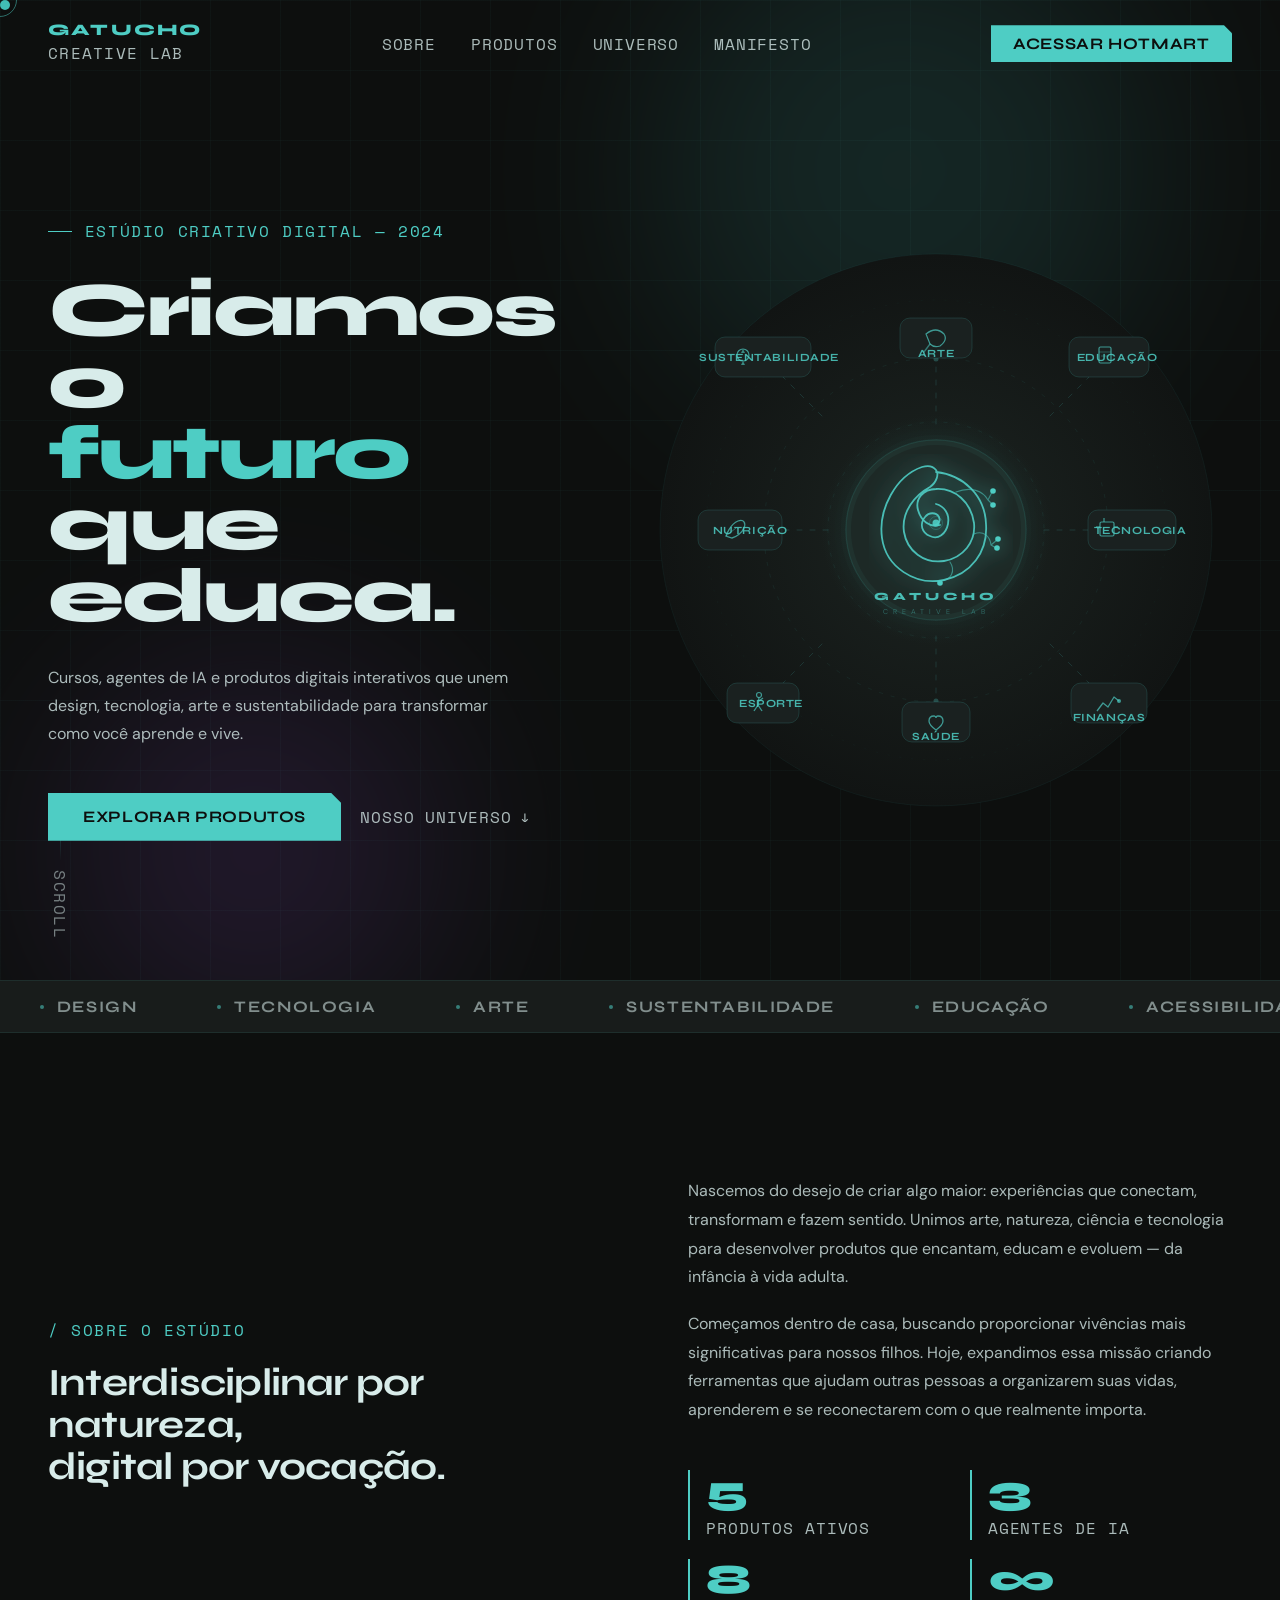
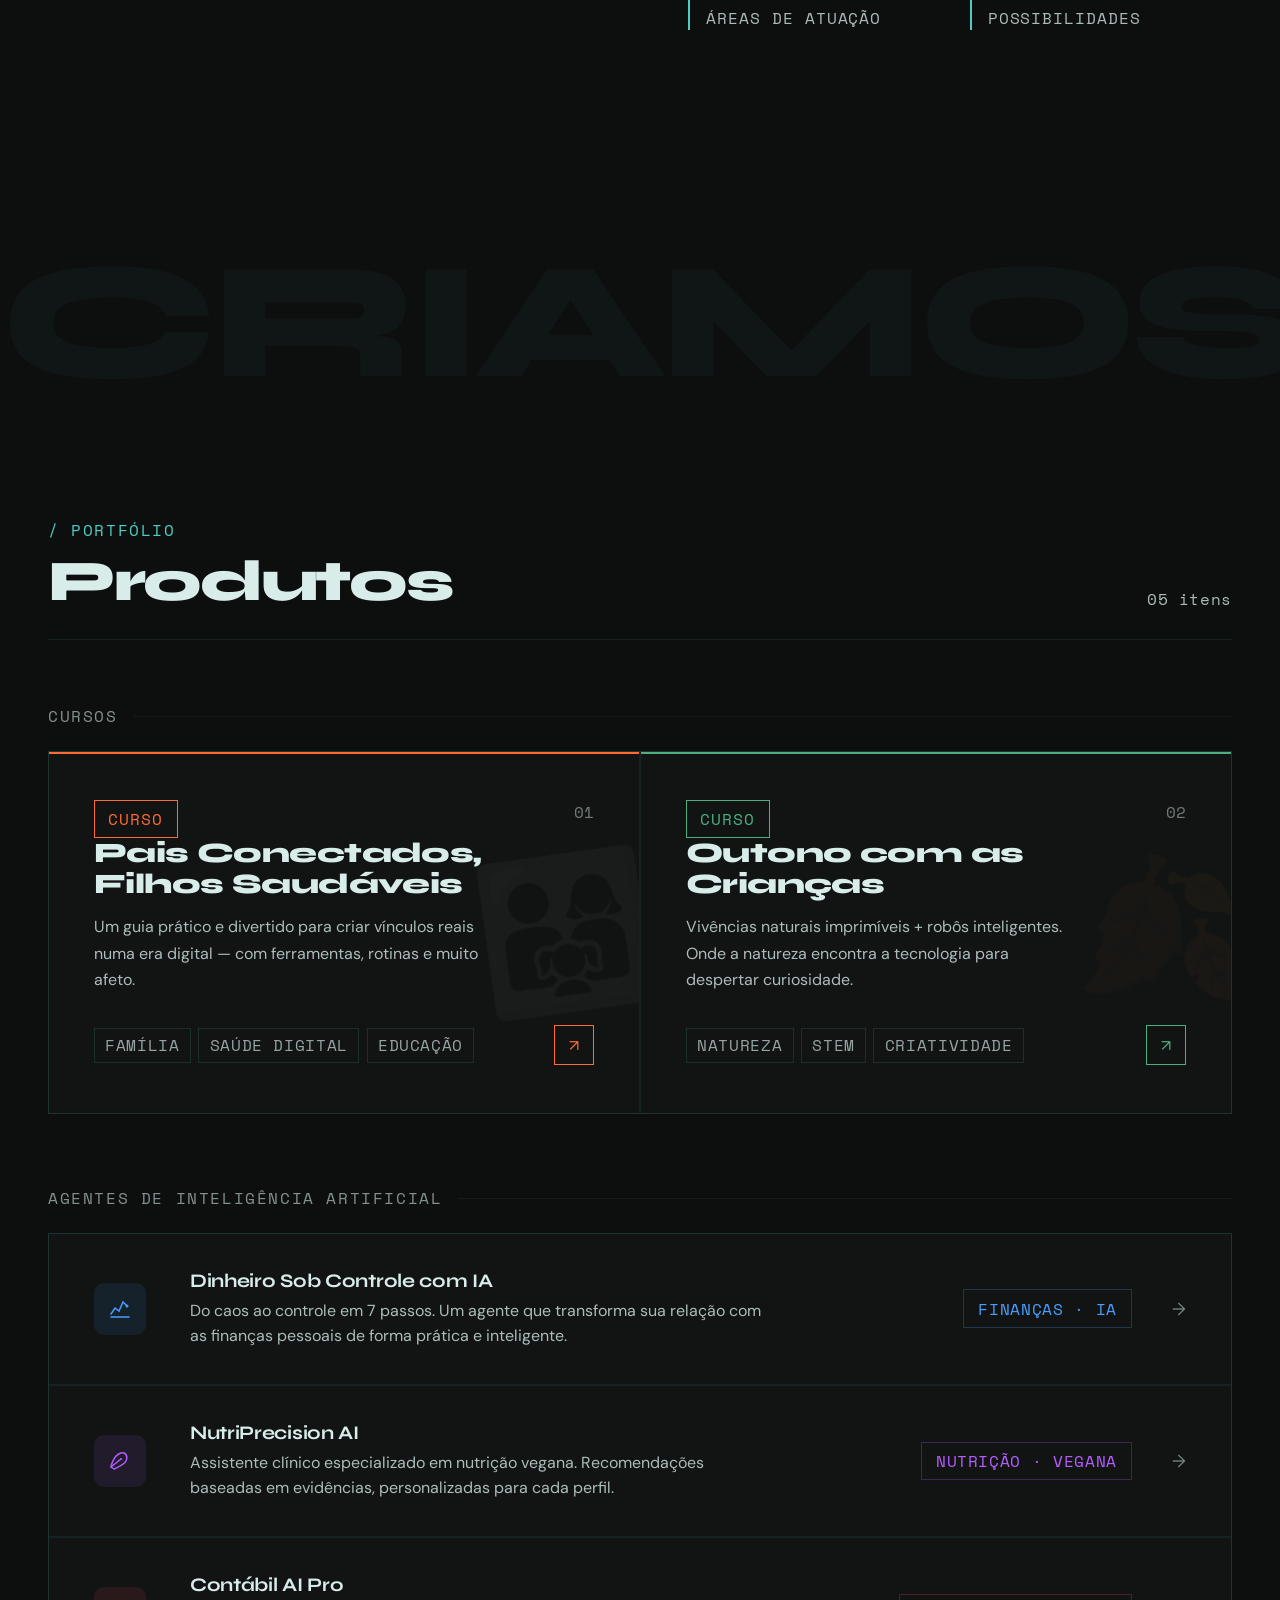
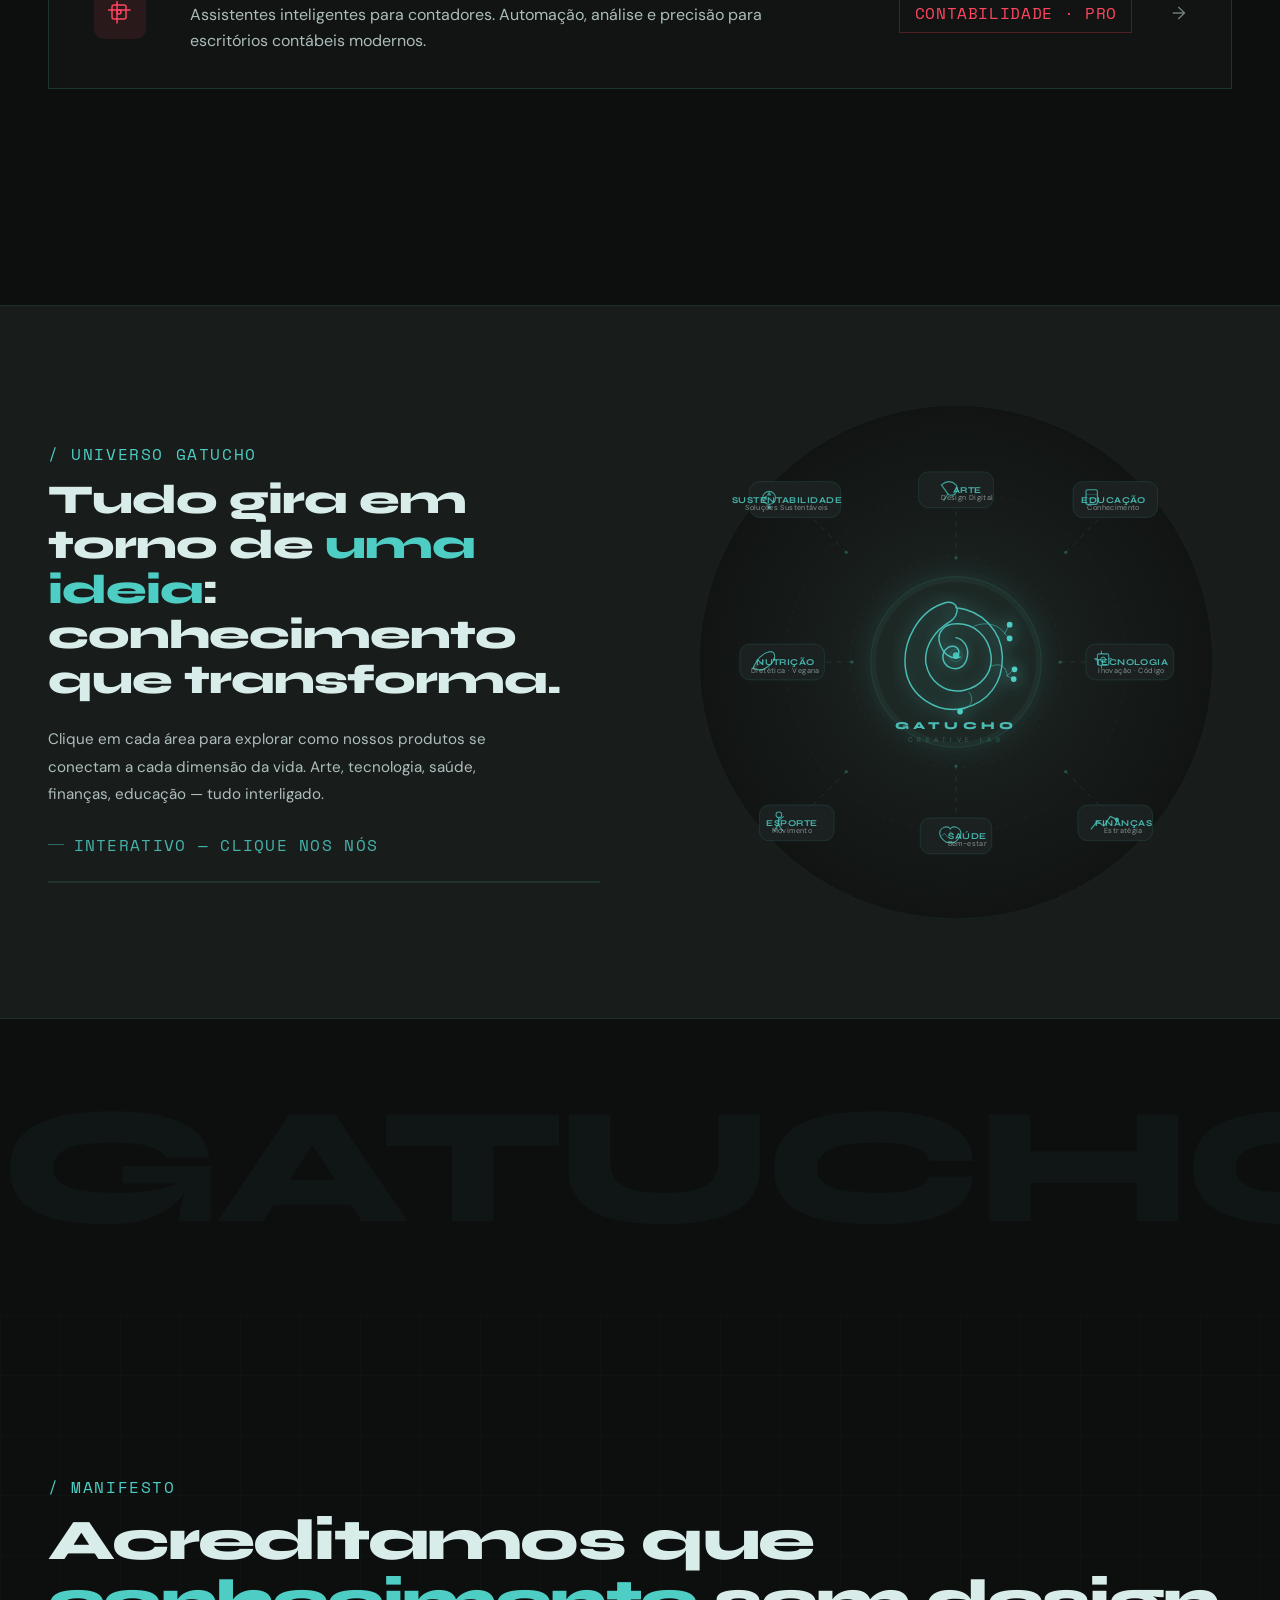
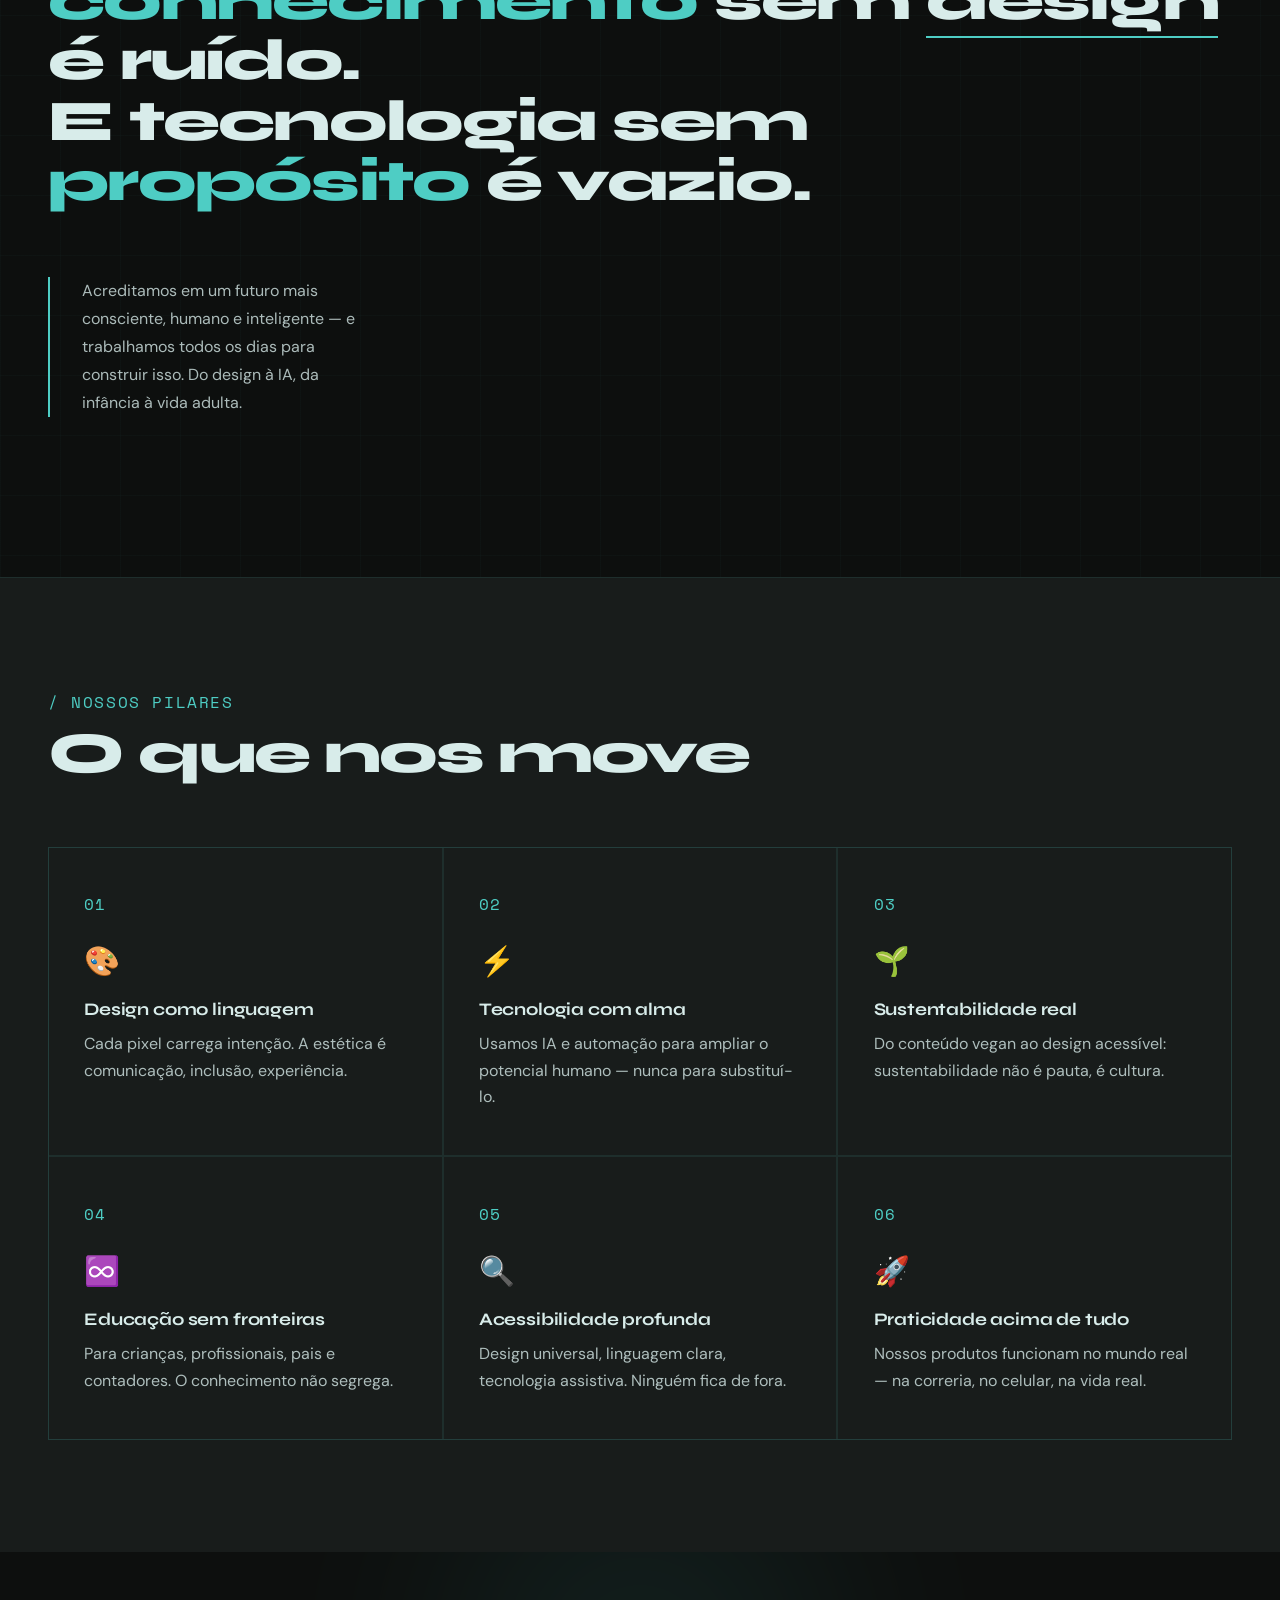
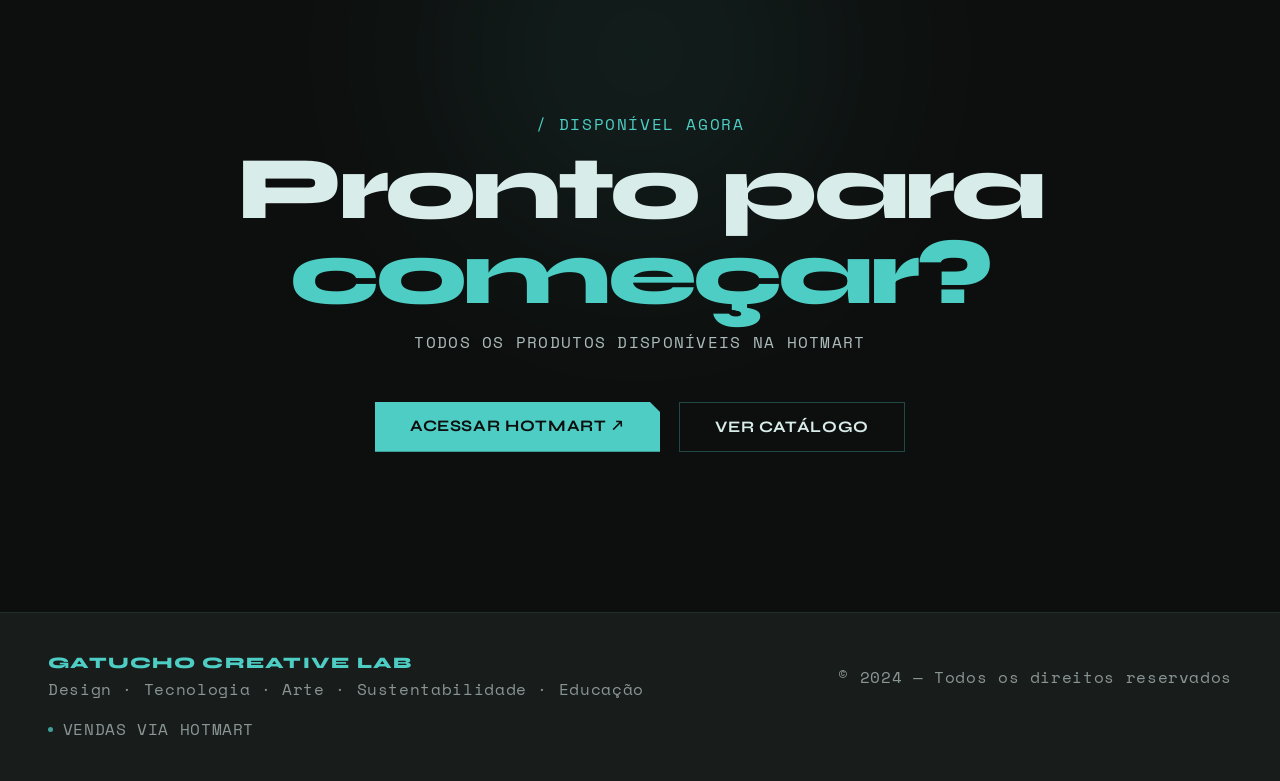
<file: index.html>
<!DOCTYPE html>
<html lang="pt-BR">
<head>
<meta charset="UTF-8">
<meta name="viewport" content="width=device-width, initial-scale=1.0">
<link rel="icon" type="image/svg+xml" href="favicon.svg">
<title>Gatucho Creative Lab — Design · Tecnologia · Educação</title>
<link href="https://fonts.googleapis.com/css2?family=Syne:wght@400;600;700;800&family=DM+Sans:ital,opsz,wght@0,9..40,300;0,9..40,400;0,9..40,500;1,9..40,300&family=Space+Mono:wght@400;700&display=swap" rel="stylesheet">
<link rel="stylesheet" href="style.css">
</head>
<body>

<!-- CURSOR -->
<div id="cur"></div>
<div id="cur-ring"></div>

<!-- NAV -->
<nav id="nav">
  <a href="#" class="nav-logo">
    <span class="nav-logo-name">Gatucho</span>
    <span class="nav-logo-sub">Creative Lab</span>
  </a>
  <ul class="nav-links">
    <li><a href="#sobre">Sobre</a></li>
    <li><a href="#produtos">Produtos</a></li>
    <li><a href="#universo">Universo</a></li>
    <li><a href="#manifesto">Manifesto</a></li>
  </ul>
  <a href="https://hotmart.com/pt-br/club/gatucho-estudio-criativo" target="_blank" class="nav-cta">Acessar Hotmart</a>
</nav>

<!-- ═══════════════════════════════════════ HERO ═══ -->
<section class="hero">
  <div class="hero-orb hero-orb-1"></div>
  <div class="hero-orb hero-orb-2"></div>

  <div class="hero-text">
    <p class="hero-eyebrow">Estúdio Criativo Digital — 2024</p>
    <h1 class="hero-h1">
      Criamos o<br>
      <em>futuro</em>
      que educa.
    </h1>
    <p class="hero-p">Cursos, agentes de IA e produtos digitais interativos que unem design, tecnologia, arte e sustentabilidade para transformar como você aprende e vive.</p>
    <div class="hero-actions">
      <a href="#produtos" class="btn-primary">Explorar Produtos</a>
      <a href="#universo" class="btn-ghost">Nosso Universo</a>
    </div>
  </div>

  <!-- HERO MINI ORBITAL -->
  <div class="hero-orbital-wrap">
    <svg viewBox="0 0 560 560" xmlns="http://www.w3.org/2000/svg" id="heroSvg">
      <defs>
        <filter id="hglow"><feGaussianBlur stdDeviation="10" result="b"/><feMerge><feMergeNode in="b"/><feMergeNode in="SourceGraphic"/></feMerge></filter>
        <filter id="hglow2"><feGaussianBlur stdDeviation="16" result="b"/><feMerge><feMergeNode in="b"/><feMergeNode in="SourceGraphic"/></feMerge></filter>
        <radialGradient id="hbg" cx="50%" cy="50%" r="50%">
          <stop offset="0%" stop-color="#1c2421"/>
          <stop offset="100%" stop-color="#111413"/>
        </radialGradient>
        <radialGradient id="hglow-r" cx="50%" cy="50%" r="50%">
          <stop offset="0%" stop-color="#4ECDC4" stop-opacity=".12"/>
          <stop offset="100%" stop-color="#4ECDC4" stop-opacity="0"/>
        </radialGradient>
      </defs>

      <circle cx="280" cy="280" r="276" fill="url(#hbg)" stroke="rgba(78,205,196,.06)" stroke-width="1"/>
      <circle cx="280" cy="280" r="108" class="o-ring o-ring-pulse"/>
      <circle cx="280" cy="280" r="172" class="o-ring o-ring-pulse2"/>
      <circle cx="280" cy="280" r="230" fill="none" stroke="rgba(78,205,196,.03)" stroke-width="1" stroke-dasharray="2 10"/>
      <circle cx="280" cy="280" r="116" fill="url(#hglow-r)"/>

      <!-- circuit lines hero — 8 nodes -->
      <line x1="280" y1="174" x2="280" y2="112" class="o-circ-line flow" id="hl0"/>
      <circle cx="280" cy="109" r="2.5" class="o-circ-dot o-blink" id="hd0"/>
      <line x1="394" y1="166" x2="440" y2="120" class="o-circ-line flow" id="hl1"/>
      <circle cx="442" cy="118" r="2.5" class="o-circ-dot o-blink" id="hd1" style="animation-delay:.4s"/>
      <line x1="388" y1="280" x2="450" y2="280" class="o-circ-line flow" id="hl2"/>
      <circle cx="453" cy="280" r="2.5" class="o-circ-dot o-blink" id="hd2" style="animation-delay:.8s"/>
      <line x1="394" y1="394" x2="440" y2="440" class="o-circ-line flow" id="hl3"/>
      <circle cx="442" cy="442" r="2.5" class="o-circ-dot o-blink" id="hd3" style="animation-delay:1.2s"/>
      <line x1="280" y1="386" x2="280" y2="448" class="o-circ-line flow" id="hl4"/>
      <circle cx="280" cy="451" r="2.5" class="o-circ-dot o-blink" id="hd4" style="animation-delay:1.6s"/>
      <line x1="166" y1="394" x2="120" y2="440" class="o-circ-line flow" id="hl5"/>
      <circle cx="118" cy="442" r="2.5" class="o-circ-dot o-blink" id="hd5" style="animation-delay:2s"/>
      <line x1="172" y1="280" x2="110" y2="280" class="o-circ-line flow" id="hl6"/>
      <circle cx="107" cy="280" r="2.5" class="o-circ-dot o-blink" id="hd6" style="animation-delay:2.4s"/>
      <line x1="166" y1="166" x2="120" y2="120" class="o-circ-line flow" id="hl7"/>
      <circle cx="118" cy="118" r="2.5" class="o-circ-dot o-blink" id="hd7" style="animation-delay:2.8s"/>

      <!-- 8 mini nodes on hero — clickable, link to orbital section -->
      <!-- Arte top -->
      <g class="node-g" data-id="0" id="hn0" transform="translate(280,88)" onclick="goOrbital(0)">
        <rect x="-36" y="-20" width="72" height="40" rx="10" class="node-pill"/>
        <!-- brush -->
        <path d="M-10,-4 Q0,-12 8,-4 Q12,2 4,8 Q-2,10 -6,6 Z" fill="none" stroke="#4ECDC4" stroke-width="1.2" opacity=".7"/>
        <line x1="-6" y1="6" x2="-12" y2="14" stroke="#4ECDC4" stroke-width="1.4" stroke-linecap="round" opacity=".5"/>
        <text x="0" y="19" class="node-lbl" font-size="7.5">Arte</text>
      </g>
      <!-- Educação top-right -->
      <g class="node-g" data-id="1" id="hn1" transform="translate(453,107)" onclick="goOrbital(1)">
        <rect x="-40" y="-20" width="80" height="40" rx="10" class="node-pill"/>
        <rect x="-10" y="-10" width="12" height="16" rx="1.5" fill="none" stroke="#4ECDC4" stroke-width="1.2" opacity=".7"/>
        <line x1="-10" y1="-5" x2="2" y2="-5" stroke="#4ECDC4" stroke-width=".8" opacity=".4"/>
        <line x1="-8" y1="-1" x2="0" y2="-1" stroke="#4ECDC4" stroke-width=".8" opacity=".4"/>
        <text x="8" y="4" class="node-lbl" font-size="7.5">Educação</text>
      </g>
      <!-- Tecnologia right -->
      <g class="node-g" data-id="2" id="hn2" transform="translate(476,280)" onclick="goOrbital(2)">
        <rect x="-44" y="-20" width="88" height="40" rx="10" class="node-pill"/>
        <rect x="-32" y="-8" width="14" height="14" rx="1.5" fill="none" stroke="#4ECDC4" stroke-width="1.2" opacity=".7"/>
        <line x1="-36" y1="-3" x2="-32" y2="-3" stroke="#4ECDC4" stroke-width="1.2" opacity=".7"/>
        <line x1="-18" y1="-3" x2="-14" y2="-3" stroke="#4ECDC4" stroke-width="1.2" opacity=".7"/>
        <line x1="-28" y1="-12" x2="-28" y2="-8" stroke="#4ECDC4" stroke-width="1.2" opacity=".7"/>
        <text x="8" y="4" class="node-lbl" font-size="7">Tecnologia</text>
      </g>
      <!-- Finanças bottom-right -->
      <g class="node-g" data-id="3" id="hn3" transform="translate(453,453)" onclick="goOrbital(3)">
        <rect x="-38" y="-20" width="76" height="40" rx="10" class="node-pill"/>
        <polyline points="-12,8 -6,0 -1,4 5,-6 10,-2" fill="none" stroke="#4ECDC4" stroke-width="1.3" stroke-linejoin="round" opacity=".7"/>
        <circle cx="10" cy="-2" r="2" fill="#4ECDC4" opacity=".7"/>
        <text x="0" y="18" class="node-lbl" font-size="7.5">Finanças</text>
      </g>
      <!-- Saúde bottom -->
      <g class="node-g" data-id="4" id="hn4" transform="translate(280,472)" onclick="goOrbital(4)">
        <rect x="-34" y="-20" width="68" height="40" rx="10" class="node-pill"/>
        <path d="M0,8 C0,8 -7,3 -7,-1 C-7,-4 -5,-6 -2,-6 C-1,-6 0,-5 0,-4 C0,-5 1,-6 2,-6 C5,-6 7,-4 7,-1 C7,3 0,8 0,8Z" fill="none" stroke="#4ECDC4" stroke-width="1.3" opacity=".7"/>
        <text x="0" y="18" class="node-lbl" font-size="7.5">Saúde</text>
      </g>
      <!-- Esporte bottom-left -->
      <g class="node-g" data-id="5" id="hn5" transform="translate(107,453)" onclick="goOrbital(5)">
        <rect x="-36" y="-20" width="72" height="40" rx="10" class="node-pill"/>
        <circle cx="-4" cy="-8" r="2.5" fill="none" stroke="#4ECDC4" stroke-width="1.2" opacity=".7"/>
        <line x1="-4" y1="-5.5" x2="-5" y2="2" stroke="#4ECDC4" stroke-width="1.3" opacity=".7"/>
        <line x1="-5" y1="2" x2="-9" y2="8" stroke="#4ECDC4" stroke-width="1.3" opacity=".7"/>
        <line x1="-5" y1="2" x2="-1" y2="8" stroke="#4ECDC4" stroke-width="1.3" opacity=".7"/>
        <line x1="-4" y1="-2" x2="0" y2="-5" stroke="#4ECDC4" stroke-width="1.3" opacity=".7"/>
        <text x="8" y="4" class="node-lbl" font-size="7.5">Esporte</text>
      </g>
      <!-- Nutrição left -->
      <g class="node-g" data-id="6" id="hn6" transform="translate(84,280)" onclick="goOrbital(6)">
        <rect x="-42" y="-20" width="84" height="40" rx="10" class="node-pill"/>
        <path d="M-14,6 C-14,6 -10,-6 -2,-9 C4,-11 6,-7 4,-2 C2,3 -4,7 -8,8 Z" fill="none" stroke="#4ECDC4" stroke-width="1.3" opacity=".7"/>
        <line x1="-14" y1="6" x2="-4" y2="-2" stroke="#4ECDC4" stroke-width=".9" opacity=".5"/>
        <text x="10" y="4" class="node-lbl" font-size="7">Nutrição</text>
      </g>
      <!-- Sustentabilidade top-left -->
      <g class="node-g" data-id="7" id="hn7" transform="translate(107,107)" onclick="goOrbital(7)">
        <rect x="-48" y="-20" width="96" height="40" rx="10" class="node-pill"/>
        <circle cx="-20" cy="-2" r="6" fill="none" stroke="#4ECDC4" stroke-width="1.2" opacity=".7"/>
        <path d="M-20,-8 L-18,-4 L-22,-4 Z" fill="#4ECDC4" opacity=".6"/>
        <path d="M-20,4 L-22,8 L-18,8 Z" fill="#4ECDC4" opacity=".6"/>
        <text x="6" y="4" class="node-lbl" font-size="6.5">Sustentabilidade</text>
      </g>

      <!-- CENTER LOGO -->
      <g class="logo-float" id="heroLogo">
        <circle cx="280" cy="280" r="90" class="logo-shell-c"/>
        <circle cx="280" cy="280" r="88" fill="none" stroke="rgba(78,205,196,.05)" stroke-width="6"/>
        <circle cx="280" cy="280" r="95" fill="#4ECDC4" opacity=".03" filter="url(#hglow2)"/>

        <g transform="translate(280,274)" filter="url(#hglow)">
          <path d="M0,-52 C28,-49 49,-28 50,0 C52,28 35,50 8,56 C-21,62 -50,43 -54,14 C-58,-15 -40,-48 -14,-57 C-7,-59 -3,-58 0,-54 C3,-50 1,-42 -6,-37 C-21,-29 -35,-12 -32,8 C-29,27 -12,40 8,37 C27,34 40,18 38,-1 C35,-22 19,-36 0,-35 C-13,-35 -21,-25 -18,-14 C-15,-3 -6,4 4,1" class="logo-p"/>
          <path d="M20,-32 C35,-38 47,-33 52,-24 M52,-24 L57,-19 M52,-24 L56,-32" class="logo-p-t"/>
          <circle cx="57" cy="-19" r="2.8" class="logo-dot-c"/>
          <circle cx="57" cy="-33" r="2.8" class="logo-dot-c"/>
          <path d="M38,10 C47,6 54,12 55,21 M55,21 L60,24 M55,21 L61,16" class="logo-p-t"/>
          <circle cx="61" cy="24" r="2.8" class="logo-dot-c"/>
          <circle cx="62" cy="15" r="2.8" class="logo-dot-c"/>
          <path d="M14,38 C20,47 15,56 5,57" class="logo-p-t"/>
          <circle cx="4" cy="59" r="2.8" class="logo-dot-c"/>
          <path d="M0,-20 C8,-18 14,-10 12,0 C10,10 2,16 -6,12 C-14,9 -17,0 -11,-7 C-7,-12 0,-12 3,-7 C5,-3 2,1 -1,1" class="logo-p" opacity=".55"/>
          <circle cx="0" cy="-1" r="3.5" fill="#4ECDC4" opacity=".9"/>
          <circle cx="0" cy="-1" r="6.5" fill="none" stroke="#4ECDC4" stroke-width=".7" opacity=".35"/>
        </g>
        <text x="280" y="350" text-anchor="middle" font-family="Syne,sans-serif" font-weight="800" font-size="11" fill="#4ECDC4" letter-spacing="4" opacity=".9">GATUCHO</text>
        <text x="280" y="364" text-anchor="middle" font-family="DM Sans,sans-serif" font-weight="300" font-size="7" fill="#4ECDC4" letter-spacing="5" opacity=".45">CREATIVE LAB</text>
      </g>
    </svg>
  </div>

  <div class="scroll-cue">
    <div class="scroll-bar"></div>
    <span>Scroll</span>
  </div>
</section>

<!-- ═══════ MARQUEE ═══ -->
<div class="marquee">
  <div class="marquee-track">
    <span class="mq-item"><span class="mq-dot"></span>Design</span>
    <span class="mq-item"><span class="mq-dot"></span>Tecnologia</span>
    <span class="mq-item"><span class="mq-dot"></span>Arte</span>
    <span class="mq-item"><span class="mq-dot"></span>Sustentabilidade</span>
    <span class="mq-item"><span class="mq-dot"></span>Educação</span>
    <span class="mq-item"><span class="mq-dot"></span>Acessibilidade</span>
    <span class="mq-item"><span class="mq-dot"></span>Inovação</span>
    <span class="mq-item"><span class="mq-dot"></span>Inteligência Artificial</span>
    <span class="mq-item"><span class="mq-dot"></span>Nutrição</span>
    <span class="mq-item"><span class="mq-dot"></span>Finanças</span>
    <span class="mq-item"><span class="mq-dot"></span>Design</span>
    <span class="mq-item"><span class="mq-dot"></span>Tecnologia</span>
    <span class="mq-item"><span class="mq-dot"></span>Arte</span>
    <span class="mq-item"><span class="mq-dot"></span>Sustentabilidade</span>
    <span class="mq-item"><span class="mq-dot"></span>Educação</span>
    <span class="mq-item"><span class="mq-dot"></span>Acessibilidade</span>
    <span class="mq-item"><span class="mq-dot"></span>Inovação</span>
    <span class="mq-item"><span class="mq-dot"></span>Inteligência Artificial</span>
    <span class="mq-item"><span class="mq-dot"></span>Nutrição</span>
    <span class="mq-item"><span class="mq-dot"></span>Finanças</span>
  </div>
</div>

<!-- ═══════ ABOUT ═══ -->
<section class="about-section" id="sobre">
  <div class="section-wrap">
    <div class="about-grid">
      <div class="rev-l about-left">
        <p class="sec-label">/ sobre o estúdio</p>
        <h2 class="about-headline">Interdisciplinar por natureza,<br>digital por vocação.</h2>
      </div>
      <div class="rev">
        <div class="about-body">
          <p>Nascemos do desejo de criar algo maior: experiências que conectam, transformam e fazem sentido. Unimos arte, natureza, ciência e tecnologia para desenvolver produtos que encantam, educam e evoluem — da infância à vida adulta.</p>
          <p>Começamos dentro de casa, buscando proporcionar vivências mais significativas para nossos filhos. Hoje, expandimos essa missão criando ferramentas que ajudam outras pessoas a organizarem suas vidas, aprenderem e se reconectarem com o que realmente importa.</p>
        </div>
        <div class="stats">
          <div class="stat"><div class="stat-n">5</div><div class="stat-l">Produtos ativos</div></div>
          <div class="stat"><div class="stat-n">3</div><div class="stat-l">Agentes de IA</div></div>
          <div class="stat"><div class="stat-n">8</div><div class="stat-l">Áreas de atuação</div></div>
          <div class="stat"><div class="stat-n">∞</div><div class="stat-l">Possibilidades</div></div>
        </div>
      </div>
    </div>
  </div>
</section>

<!-- PARALLAX 1 -->
<div class="par-text" aria-hidden="true"><div class="par-inner" id="p1">CRIAMOS · EDUCAMOS · TRANSFORMAMOS ·</div></div>

<!-- ═══════ PRODUCTS ═══ -->
<section class="products-section" id="produtos">
  <div class="section-wrap">
    <div class="section-header rev">
      <div>
        <p class="sec-label">/ portfólio</p>
        <h2 class="sec-title">Produtos</h2>
      </div>
      <span class="sec-count">05 itens</span>
    </div>

    <!-- CURSOS -->
    <div class="products-group">
      <p class="group-label">Cursos</p>
      <div class="cursos-grid rev" id="cursosGrid">
        <a href="https://hotmart.com/pt-br/club/gatucho-estudio-criativo/pais-conectados-filhos-saudaveis-um-guia-pratico-e-divertido/U96578138R?off=4kz82uzh" target="_blank" class="curso-card static-product" data-c="pais" data-product-slug="pais-conectados-filhos-saudaveis">
          <div class="cc-bar" style="background:var(--col-pais)"></div>
          <div class="cc-top">
            <span class="cc-badge" style="color:var(--col-pais);border-color:var(--col-pais)">Curso</span>
            <span class="cc-num">01</span>
          </div>
          <div class="cc-emoji">👨‍👩‍👧</div>
          <div>
            <h3 class="cc-title">Pais Conectados,<br>Filhos Saudáveis</h3>
            <p class="cc-desc">Um guia prático e divertido para criar vínculos reais numa era digital — com ferramentas, rotinas e muito afeto.</p>
            <div class="cc-footer">
              <div class="cc-tags">
                <span class="tag">Família</span>
                <span class="tag">Saúde Digital</span>
                <span class="tag">Educação</span>
              </div>
              <div class="cc-arrow" style="border-color:var(--col-pais);color:var(--col-pais)">↗</div>
            </div>
          </div>
        </a>

        <a href="https://go.hotmart.com/T99527076O" target="_blank" class="curso-card static-product" data-c="outono" data-product-slug="outono-com-as-criancas">
          <div class="cc-bar" style="background:var(--col-outono)"></div>
          <div class="cc-top">
            <span class="cc-badge" style="color:var(--col-outono);border-color:var(--col-outono)">Curso</span>
            <span class="cc-num">02</span>
          </div>
          <div class="cc-emoji">🍂</div>
          <div>
            <h3 class="cc-title">Outono com as Crianças</h3>
            <p class="cc-desc">Vivências naturais imprimíveis + robôs inteligentes. Onde a natureza encontra a tecnologia para despertar curiosidade.</p>
            <div class="cc-footer">
              <div class="cc-tags">
                <span class="tag">Natureza</span>
                <span class="tag">STEM</span>
                <span class="tag">Criatividade</span>
              </div>
              <div class="cc-arrow" style="border-color:var(--col-outono);color:var(--col-outono)">↗</div>
            </div>
          </div>
        </a>
      </div>
    </div>

    <!-- AGENTES -->
    <div class="products-group">
      <p class="group-label">Agentes de Inteligência Artificial</p>
      <div class="agentes-grid rev" id="agentesGrid">

        <a href="https://go.hotmart.com/S105379989Y" target="_blank" class="agente-card static-product" data-c="dinheiro" data-product-slug="dinheiro-sob-controle-com-ia">
          <div class="ag-icon" style="background:rgba(74,158,255,.1)">
            <svg viewBox="0 0 24 24" fill="none" stroke="#4A9EFF" stroke-width="1.5" stroke-linecap="round">
              <polyline points="3,17 7,11 11,14 15,5 19,9"/><circle cx="19" cy="9" r="1.5" fill="#4A9EFF" stroke="none"/>
              <line x1="3" y1="20" x2="21" y2="20"/>
            </svg>
          </div>
          <div>
            <div class="ag-name">Dinheiro Sob Controle com IA</div>
            <div class="ag-desc">Do caos ao controle em 7 passos. Um agente que transforma sua relação com as finanças pessoais de forma prática e inteligente.</div>
          </div>
          <span class="ag-badge" style="color:var(--col-dinheiro);border-color:rgba(74,158,255,.25)">Finanças · IA</span>
          <span class="ag-arrow">→</span>
        </a>

        <a href="https://go.hotmart.com/K105381213J" target="_blank" class="agente-card static-product" data-c="nutri" data-product-slug="nutriprecision-ai">
          <div class="ag-icon" style="background:rgba(180,94,255,.1)">
            <svg viewBox="0 0 24 24" fill="none" stroke="#B45EFF" stroke-width="1.5" stroke-linecap="round">
              <path d="M3,18 C3,18 5,6 13,4 C18,3 20,7 18,12 C16,16 10,18 6,20 Z"/>
              <line x1="3" y1="18" x2="13" y2="10"/>
              <circle cx="13" cy="10" r="1" fill="#B45EFF" stroke="none"/>
            </svg>
          </div>
          <div>
            <div class="ag-name">NutriPrecision AI</div>
            <div class="ag-desc">Assistente clínico especializado em nutrição vegana. Recomendações baseadas em evidências, personalizadas para cada perfil.</div>
          </div>
          <span class="ag-badge" style="color:var(--col-nutri);border-color:rgba(180,94,255,.25)">Nutrição · Vegana</span>
          <span class="ag-arrow">→</span>
        </a>

        <a href="https://go.hotmart.com/K105381900I" target="_blank" class="agente-card static-product" data-c="contabil" data-product-slug="contabil-ai-pro">
          <div class="ag-icon" style="background:rgba(255,69,96,.1)">
            <svg viewBox="0 0 24 24" fill="none" stroke="#FF4560" stroke-width="1.5" stroke-linecap="round">
              <rect x="4" y="4" width="14" height="14" rx="2"/>
              <line x1="4" y1="9" x2="18" y2="9"/><line x1="9" y1="4" x2="9" y2="18"/>
              <line x1="0" y1="9" x2="4" y2="9"/><line x1="18" y1="9" x2="22" y2="9"/>
              <line x1="9" y1="0" x2="9" y2="4"/><line x1="9" y1="18" x2="9" y2="22"/>
              <circle cx="11" cy="11" r="2" fill="none" stroke="#FF4560"/>
            </svg>
          </div>
          <div>
            <div class="ag-name">Contábil AI Pro</div>
            <div class="ag-desc">Assistentes inteligentes para contadores. Automação, análise e precisão para escritórios contábeis modernos.</div>
          </div>
          <span class="ag-badge" style="color:var(--col-contabil);border-color:rgba(255,69,96,.25)">Contabilidade · Pro</span>
          <span class="ag-arrow">→</span>
        </a>

      </div>
    </div>
  </div>
</section>

<!-- ═══════ ORBITAL UNIVERSE SECTION ═══ -->
<section class="orbital-section" id="universo">
  <div class="section-wrap">
    <div class="orbital-inner">

      <!-- LEFT TEXT -->
      <div class="rev-l">
        <p class="sec-label">/ universo gatucho</p>
        <h2 class="orbital-text" style="font-family:'Syne',sans-serif;font-weight:800;font-size:clamp(1.8rem,3.2vw,3.2rem);letter-spacing:-.025em;line-height:1.1;margin-bottom:1.5rem;">
          Tudo gira em torno de <em style="font-style:normal;color:var(--teal)">uma ideia</em>:<br>conhecimento que transforma.
        </h2>
        <p style="font-size:.95rem;line-height:1.8;color:var(--fg-dim);max-width:44ch;">Clique em cada área para explorar como nossos produtos se conectam a cada dimensão da vida. Arte, tecnologia, saúde, finanças, educação — tudo interligado.</p>
        <p class="orbital-hint">Interativo — clique nos nós</p>

        <!-- DRAWER (detail panel inside section) -->
        <div class="o-drawer" id="oDrawer">
          <div class="o-drawer-bar" id="oDrawerBar"></div>
          <span class="o-close" id="oClose">✕</span>
          <div class="o-drawer-inner" id="oDrawerInner"></div>
        </div>
      </div>

      <!-- RIGHT ORBITAL SVG (full) -->
      <div class="orbital-svg-wrap rev">
        <svg viewBox="0 0 640 640" xmlns="http://www.w3.org/2000/svg" id="mainSvg">
          <defs>
            <filter id="mglow"><feGaussianBlur stdDeviation="10" result="b"/><feMerge><feMergeNode in="b"/><feMergeNode in="SourceGraphic"/></feMerge></filter>
            <filter id="mglow2"><feGaussianBlur stdDeviation="18" result="b"/><feMerge><feMergeNode in="b"/><feMergeNode in="SourceGraphic"/></feMerge></filter>
            <radialGradient id="mbg" cx="50%" cy="50%" r="50%">
              <stop offset="0%" stop-color="#1e2724"/>
              <stop offset="100%" stop-color="#111413"/>
            </radialGradient>
            <radialGradient id="mhalo" cx="50%" cy="50%" r="50%">
              <stop offset="0%" stop-color="#4ECDC4" stop-opacity=".14"/>
              <stop offset="100%" stop-color="#4ECDC4" stop-opacity="0"/>
            </radialGradient>
          </defs>

          <circle cx="320" cy="320" r="316" fill="url(#mbg)" stroke="rgba(78,205,196,.06)" stroke-width="1"/>
          <circle cx="320" cy="320" r="130" class="o-ring o-ring-pulse"/>
          <circle cx="320" cy="320" r="210" class="o-ring o-ring-pulse2"/>
          <circle cx="320" cy="320" r="275" fill="none" stroke="rgba(78,205,196,.03)" stroke-width="1" stroke-dasharray="2 12"/>
          <circle cx="320" cy="320" r="136" fill="url(#mhalo)"/>

          <!-- CIRCUIT LINES main -->
          <line x1="320" y1="192" x2="320" y2="112" class="o-circ-line flow" id="ml0"/>
          <circle cx="320" cy="109" r="3" class="o-circ-dot o-blink" id="md0"/>
          <circle cx="320" cy="192" r="2" class="o-circ-dot" style="animation:dblink 2s .3s infinite"/>

          <line x1="455" y1="185" x2="514" y2="126" class="o-circ-line flow" id="ml1"/>
          <circle cx="516" cy="124" r="3" class="o-circ-dot o-blink" id="md1" style="animation-delay:.5s"/>
          <circle cx="455" cy="185" r="2" class="o-circ-dot" style="animation:dblink 2s .7s infinite"/>

          <line x1="448" y1="320" x2="528" y2="320" class="o-circ-line flow" id="ml2"/>
          <circle cx="531" cy="320" r="3" class="o-circ-dot o-blink" id="md2" style="animation-delay:1s"/>
          <circle cx="448" cy="320" r="2" class="o-circ-dot" style="animation:dblink 2s 1.1s infinite"/>

          <line x1="455" y1="455" x2="514" y2="514" class="o-circ-line flow" id="ml3"/>
          <circle cx="516" cy="516" r="3" class="o-circ-dot o-blink" id="md3" style="animation-delay:1.5s"/>
          <circle cx="455" cy="455" r="2" class="o-circ-dot" style="animation:dblink 2s 1.5s infinite"/>

          <line x1="320" y1="448" x2="320" y2="528" class="o-circ-line flow" id="ml4"/>
          <circle cx="320" cy="531" r="3" class="o-circ-dot o-blink" id="md4" style="animation-delay:2s"/>
          <circle cx="320" cy="448" r="2" class="o-circ-dot" style="animation:dblink 2s 1.9s infinite"/>

          <line x1="185" y1="455" x2="126" y2="514" class="o-circ-line flow" id="ml5"/>
          <circle cx="124" cy="516" r="3" class="o-circ-dot o-blink" id="md5" style="animation-delay:2.5s"/>
          <circle cx="185" cy="455" r="2" class="o-circ-dot" style="animation:dblink 2s 2.3s infinite"/>

          <line x1="192" y1="320" x2="112" y2="320" class="o-circ-line flow" id="ml6"/>
          <circle cx="109" cy="320" r="3" class="o-circ-dot o-blink" id="md6" style="animation-delay:3s"/>
          <circle cx="192" cy="320" r="2" class="o-circ-dot" style="animation:dblink 2s 2.7s infinite"/>

          <line x1="185" y1="185" x2="126" y2="126" class="o-circ-line flow" id="ml7"/>
          <circle cx="124" cy="124" r="3" class="o-circ-dot o-blink" id="md7" style="animation-delay:3.5s"/>
          <circle cx="185" cy="185" r="2" class="o-circ-dot" style="animation:dblink 2s 3.1s infinite"/>

          <!-- NODES main — 8 nodes, radius ~210 from center 320,320 -->
          <!-- Top: (320,110) -->
          <g class="node-g" data-id="0" id="mn0" transform="translate(320,108)">
            <rect x="-46" y="-22" width="92" height="44" rx="12" class="node-pill"/>
            <path d="M-18,-6 Q-8,-14 0,-6 Q4,0 -2,6 Q-7,8 -10,5 Z" fill="none" stroke="#4ECDC4" stroke-width="1.4" opacity=".75"/>
            <line x1="-10" y1="5" x2="-15" y2="13" stroke="#4ECDC4" stroke-width="1.6" stroke-linecap="round" opacity=".5"/>
            <text x="14" y="4" class="node-lbl">Arte</text>
            <text x="14" y="13" class="node-sub">Design Digital</text>
          </g>

          <!-- Top-right: (514,126) -->
          <g class="node-g" data-id="1" id="mn1" transform="translate(516,120)">
            <rect x="-52" y="-22" width="104" height="44" rx="12" class="node-pill"/>
            <rect x="-36" y="-12" width="14" height="18" rx="2" fill="none" stroke="#4ECDC4" stroke-width="1.4" opacity=".75"/>
            <line x1="-36" y1="-6" x2="-22" y2="-6" stroke="#4ECDC4" stroke-width=".9" opacity=".4"/>
            <line x1="-34" y1="-1" x2="-24" y2="-1" stroke="#4ECDC4" stroke-width=".9" opacity=".4"/>
            <line x1="-32" y1="4" x2="-26" y2="4" stroke="#4ECDC4" stroke-width=".9" opacity=".4"/>
            <text x="-2" y="4" class="node-lbl">Educação</text>
            <text x="-2" y="13" class="node-sub">Conhecimento</text>
          </g>

          <!-- Right: (530,320) -->
          <g class="node-g" data-id="2" id="mn2" transform="translate(534,320)">
            <rect x="-54" y="-22" width="108" height="44" rx="12" class="node-pill"/>
            <rect x="-40" y="-10" width="14" height="14" rx="2" fill="none" stroke="#4ECDC4" stroke-width="1.3" opacity=".75"/>
            <line x1="-44" y1="-4" x2="-40" y2="-4" stroke="#4ECDC4" stroke-width="1.3" opacity=".7"/>
            <line x1="-26" y1="-4" x2="-22" y2="-4" stroke="#4ECDC4" stroke-width="1.3" opacity=".7"/>
            <line x1="-35" y1="-14" x2="-35" y2="-10" stroke="#4ECDC4" stroke-width="1.3" opacity=".7"/>
            <line x1="-35" y1="4" x2="-35" y2="8" stroke="#4ECDC4" stroke-width="1.3" opacity=".7"/>
            <circle cx="-33" cy="-3" r="3" fill="none" stroke="#4ECDC4" stroke-width="1"/>
            <text x="2" y="4" class="node-lbl">Tecnologia</text>
            <text x="2" y="13" class="node-sub">Inovação · Código</text>
          </g>

          <!-- Bottom-right: (514,514) -->
          <g class="node-g" data-id="3" id="mn3" transform="translate(516,518)">
            <rect x="-46" y="-22" width="92" height="44" rx="12" class="node-pill"/>
            <polyline points="-30,8 -22,-2 -14,4 -6,-8 2,-4" fill="none" stroke="#4ECDC4" stroke-width="1.5" stroke-linejoin="round" opacity=".75"/>
            <circle cx="2" cy="-4" r="2.5" fill="#4ECDC4" opacity=".8"/>
            <text x="10" y="4" class="node-lbl">Finanças</text>
            <text x="10" y="13" class="node-sub">Estratégia</text>
          </g>

          <!-- Bottom: (320,530) -->
          <g class="node-g" data-id="4" id="mn4" transform="translate(320,534)">
            <rect x="-44" y="-22" width="88" height="44" rx="12" class="node-pill"/>
            <path d="M-12,8 C-12,8 -20,2 -20,-3 C-20,-8 -16,-11 -11,-11 C-9,-11 -7,-9 -7,-8 C-7,-9 -5,-11 -3,-11 C2,-11 6,-8 6,-3 C6,2 -2,8 -2,8 Z" fill="none" stroke="#4ECDC4" stroke-width="1.4" opacity=".75"/>
            <polyline points="-18,0 -14,-3 -10,2 -7,-5 -3,-2" fill="none" stroke="#4ECDC4" stroke-width=".9" opacity=".6"/>
            <text x="14" y="4" class="node-lbl">Saúde</text>
            <text x="14" y="13" class="node-sub">Bem-estar</text>
          </g>

          <!-- Bottom-left: (126,514) -->
          <g class="node-g" data-id="5" id="mn5" transform="translate(124,518)">
            <rect x="-46" y="-22" width="92" height="44" rx="12" class="node-pill"/>
            <circle cx="-22" cy="-10" r="3.5" fill="none" stroke="#4ECDC4" stroke-width="1.3" opacity=".75"/>
            <line x1="-22" y1="-6.5" x2="-23" y2="2" stroke="#4ECDC4" stroke-width="1.4" opacity=".75"/>
            <line x1="-23" y1="2" x2="-28" y2="10" stroke="#4ECDC4" stroke-width="1.4" opacity=".75"/>
            <line x1="-23" y1="2" x2="-17" y2="10" stroke="#4ECDC4" stroke-width="1.4" opacity=".75"/>
            <line x1="-22" y1="-3" x2="-16" y2="-8" stroke="#4ECDC4" stroke-width="1.4" opacity=".75"/>
            <text x="-6" y="4" class="node-lbl">Esporte</text>
            <text x="-6" y="13" class="node-sub">Movimento</text>
          </g>

          <!-- Left: (110,320) -->
          <g class="node-g" data-id="6" id="mn6" transform="translate(106,320)">
            <rect x="-52" y="-22" width="104" height="44" rx="12" class="node-pill"/>
            <path d="M-36,8 C-36,8 -30,-8 -18,-12 C-10,-15 -8,-9 -10,-3 C-12,3 -20,8 -26,10 Z" fill="none" stroke="#4ECDC4" stroke-width="1.4" opacity=".75"/>
            <line x1="-36" y1="8" x2="-22" y2="-2" stroke="#4ECDC4" stroke-width="1" opacity=".5"/>
            <circle cx="-10" cy="-3" r="1.5" fill="#4ECDC4" opacity=".6"/>
            <text x="4" y="4" class="node-lbl">Nutrição</text>
            <text x="4" y="13" class="node-sub">Dietética · Vegana</text>
          </g>

          <!-- Top-left: (126,126) -->
          <g class="node-g" data-id="7" id="mn7" transform="translate(122,120)">
            <rect x="-56" y="-22" width="112" height="44" rx="12" class="node-pill"/>
            <circle cx="-32" cy="-2" r="8" fill="none" stroke="#4ECDC4" stroke-width="1.3" opacity=".7"/>
            <path d="M-32,-10 L-29,-5 L-35,-5 Z" fill="#4ECDC4" opacity=".65"/>
            <path d="M-32,6 L-35,11 L-29,11 Z" fill="#4ECDC4" opacity=".65"/>
            <path d="M-40,-2 L-35,1 L-35,-5 Z" fill="#4ECDC4" opacity=".65"/>
            <text x="-10" y="4" class="node-lbl">Sustentabilidade</text>
            <text x="-10" y="13" class="node-sub">Soluções Sustentáveis</text>
          </g>

          <!-- CENTER LOGO (main) -->
          <g class="logo-float" id="mainLogo" style="cursor:pointer" onclick="openManifesto()">
            <circle cx="320" cy="320" r="105" class="logo-shell-c"/>
            <circle cx="320" cy="320" r="102" fill="none" stroke="rgba(78,205,196,.05)" stroke-width="7"/>
            <circle cx="320" cy="320" r="112" fill="#4ECDC4" opacity=".025" filter="url(#mglow2)"/>

            <g transform="translate(320,313)" filter="url(#mglow)">
              <path d="M0,-60 C32,-56 56,-32 57,0 C58,32 40,57 9,64 C-22,71 -57,50 -62,16 C-67,-18 -46,-55 -16,-65 C-8,-68 -3,-66 0,-62 C3,-58 1,-48 -7,-43 C-24,-33 -40,-14 -37,9 C-33,31 -14,46 9,42 C31,38 46,20 43,-2 C40,-25 22,-41 0,-40 C-15,-40 -24,-29 -20,-16 C-16,-3 -6,5 5,1" class="logo-p"/>
              <path d="M22,-37 C38,-44 54,-38 60,-28 M60,-28 L66,-22 M60,-28 L65,-38" class="logo-p-t"/>
              <circle cx="66" cy="-22" r="3.5" class="logo-dot-c"/>
              <circle cx="66" cy="-39" r="3.5" class="logo-dot-c"/>
              <path d="M44,12 C55,7 63,14 63,24 M63,24 L70,28 M63,24 L70,17" class="logo-p-t"/>
              <circle cx="71" cy="28" r="3.5" class="logo-dot-c"/>
              <circle cx="72" cy="16" r="3.5" class="logo-dot-c"/>
              <path d="M16,44 C24,54 17,65 6,66" class="logo-p-t"/>
              <circle cx="5" cy="68" r="3.5" class="logo-dot-c"/>
              <path d="M0,-23 C9,-21 16,-12 14,0 C12,12 3,18 -7,14 C-16,10 -19,0 -13,-8 C-8,-14 0,-14 3,-8 C5,-4 2,2 -1,2" class="logo-p" opacity=".6"/>
              <circle cx="0" cy="-1" r="4" fill="#4ECDC4" opacity=".9"/>
              <circle cx="0" cy="-1" r="7.5" fill="none" stroke="#4ECDC4" stroke-width=".8" opacity=".3"/>
            </g>
            <text x="320" y="402" text-anchor="middle" font-family="Syne,sans-serif" font-weight="800" font-size="13" fill="#4ECDC4" letter-spacing="5" opacity=".9">GATUCHO</text>
            <text x="320" y="418" text-anchor="middle" font-family="DM Sans,sans-serif" font-weight="300" font-size="8" fill="#4ECDC4" letter-spacing="5.5" opacity=".4">CREATIVE LAB</text>
          </g>
        </svg>
      </div>
    </div>
  </div>
</section>

<!-- PARALLAX 2 -->
<div class="par-text" aria-hidden="true"><div class="par-inner" id="p2">GATUCHO · CRIATIVO · LAB ·</div></div>

<!-- ═══════ MANIFESTO ═══ -->
<section class="manifesto-section" id="manifesto">
  <div class="manifesto-bg"></div>
  <div class="section-wrap">
    <div class="rev">
      <p class="sec-label">/ manifesto</p>
      <blockquote class="manifesto-q">
        Acreditamos que <em>conhecimento</em> sem <span class="ul">design</span> é ruído.<br>
        E tecnologia sem <em>propósito</em> é vazio.
      </blockquote>
    </div>
    <div class="manifesto-aside rev">
      Acreditamos em um futuro mais consciente, humano e inteligente — e trabalhamos todos os dias para construir isso. Do design à IA, da infância à vida adulta.
    </div>
  </div>
</section>

<!-- ═══════ PILLARS ═══ -->
<section class="pillars-section">
  <div class="section-wrap">
    <div class="rev">
      <p class="sec-label">/ nossos pilares</p>
      <h2 class="sec-title">O que nos move</h2>
    </div>
    <div class="pillars-grid rev">
      <div class="pillar"><div class="pillar-n">01</div><span class="pillar-icon">🎨</span><div class="pillar-name">Design como linguagem</div><p class="pillar-desc">Cada pixel carrega intenção. A estética é comunicação, inclusão, experiência.</p></div>
      <div class="pillar"><div class="pillar-n">02</div><span class="pillar-icon">⚡</span><div class="pillar-name">Tecnologia com alma</div><p class="pillar-desc">Usamos IA e automação para ampliar o potencial humano — nunca para substituí-lo.</p></div>
      <div class="pillar"><div class="pillar-n">03</div><span class="pillar-icon">🌱</span><div class="pillar-name">Sustentabilidade real</div><p class="pillar-desc">Do conteúdo vegan ao design acessível: sustentabilidade não é pauta, é cultura.</p></div>
      <div class="pillar"><div class="pillar-n">04</div><span class="pillar-icon">♾️</span><div class="pillar-name">Educação sem fronteiras</div><p class="pillar-desc">Para crianças, profissionais, pais e contadores. O conhecimento não segrega.</p></div>
      <div class="pillar"><div class="pillar-n">05</div><span class="pillar-icon">🔍</span><div class="pillar-name">Acessibilidade profunda</div><p class="pillar-desc">Design universal, linguagem clara, tecnologia assistiva. Ninguém fica de fora.</p></div>
      <div class="pillar"><div class="pillar-n">06</div><span class="pillar-icon">🚀</span><div class="pillar-name">Praticidade acima de tudo</div><p class="pillar-desc">Nossos produtos funcionam no mundo real — na correria, no celular, na vida real.</p></div>
    </div>
  </div>
</section>

<!-- ═══════ CTA ═══ -->
<section class="cta-section">
  <div class="cta-orb cta-orb-1"></div>
  <div class="section-wrap">
    <p class="sec-label rev" style="justify-content:center;display:block;text-align:center">/ disponível agora</p>
    <h2 class="cta-title rev">Pronto para<br><em>começar?</em></h2>
    <p class="cta-sub rev">Todos os produtos disponíveis na Hotmart</p>
    <div class="cta-btns rev">
      <a href="https://hotmart.com/pt-br/club/gatucho-estudio-criativo" target="_blank" class="btn-primary">Acessar Hotmart ↗</a>
      <a href="#produtos" class="btn-outline">Ver Catálogo</a>
    </div>
  </div>
</section>

<!-- ═══════ FOOTER ═══ -->
<footer>
  <div>
    <div class="foot-brand">Gatucho Creative Lab</div>
    <div class="foot-copy" style="margin-top:.35rem">Design · Tecnologia · Arte · Sustentabilidade · Educação</div>
  </div>
  <div class="foot-copy">© 2024 — Todos os direitos reservados</div>
  <div class="foot-hotmart"><span class="live"></span>Vendas via Hotmart</div>
</footer>

<script>
/* ─── CURSOR ─── */
const cur = document.getElementById('cur');
const ring = document.getElementById('cur-ring');
let mx=0,my=0,rx=0,ry=0;
document.addEventListener('mousemove', e => {
  mx=e.clientX; my=e.clientY;
  cur.style.transform=`translate(${mx-5}px,${my-5}px)`;
});
(function animRing(){
  rx+=(mx-rx-17)*.12; ry+=(my-ry-17)*.12;
  ring.style.transform=`translate(${rx}px,${ry}px)`;
  requestAnimationFrame(animRing);
})();
document.querySelectorAll('a,button,.node-g,.curso-card,.agente-card,.pillar,.nav-cta').forEach(el=>{
  el.addEventListener('mouseenter',()=>ring.classList.add('xl'));
  el.addEventListener('mouseleave',()=>ring.classList.remove('xl'));
});

/* ─── NAV SCROLL ─── */
const nav=document.getElementById('nav');
window.addEventListener('scroll',()=>{
  nav.classList.toggle('scrolled', window.scrollY>60);
});

/* ─── PARALLAX ─── */
const p1=document.getElementById('p1'), p2=document.getElementById('p2');
window.addEventListener('scroll',()=>{
  const y=window.scrollY;
  if(p1) p1.style.transform=`translateX(${-y*.1}px)`;
  if(p2) p2.style.transform=`translateX(${y*.07}px)`;
});

/* ─── REVEAL ─── */
const revEls=document.querySelectorAll('.rev,.rev-l');
const ro=new IntersectionObserver(entries=>{
  entries.forEach(e=>{ if(e.isIntersecting){e.target.classList.add('vis');ro.unobserve(e.target);} });
},{threshold:.1});
revEls.forEach(el=>ro.observe(el));

/* ─── CARD TILT ─── */
document.querySelectorAll('.curso-card').forEach(card=>{
  card.addEventListener('mousemove',e=>{
    const r=card.getBoundingClientRect();
    const dx=(e.clientX-r.left-r.width/2)/(r.width/2);
    const dy=(e.clientY-r.top-r.height/2)/(r.height/2);
    card.style.transform=`perspective(900px) rotateX(${-dy*3}deg) rotateY(${dx*3}deg)`;
  });
  card.addEventListener('mouseleave',()=>card.style.transform='');
});

/* ─── PILLAR STAGGER ─── */
document.querySelectorAll('.pillar').forEach((p,i)=>p.style.transitionDelay=`${i*.06}s`);

/* ─── NODE DATA ─── */
const nodeData=[
  {name:'Arte',sub:'Arte & Design Digital',emoji:'🎨',color:'#FF9FF3',
   desc:'Criatividade e tecnologia fundidas. Produzimos cursos de design digital, experiências visuais e conteúdos que estimulam a expressão artística em todas as idades.',
   products:['Design Digital','Criação Visual','Experiências Interativas']},
  {name:'Educação',sub:'Conhecimento & Aprendizado',emoji:'📚',color:'#54A0FF',
   desc:'Cursos e guias pedagógicos que transformam o aprendizado em algo vivo — para crianças, pais, profissionais e educadores que nunca param de aprender.',
   products:['Pais Conectados, Filhos Saudáveis','Outono com as Crianças']},
  {name:'Tecnologia',sub:'Inovação & Código',emoji:'⚡',color:'#4ECDC4',
   desc:'Agentes de IA, chatbots e produtos digitais interativos que colocam tecnologia de ponta nas mãos de quem mais precisa. Simples, acessíveis e poderosos.',
   products:['Contábil AI Pro','NutriPrecision AI','Dinheiro Sob Controle com IA']},
  {name:'Finanças',sub:'Estratégia Financeira',emoji:'💰',color:'#F9CA24',
   desc:'Inteligência financeira para pessoas reais. Do planejamento pessoal à contabilidade profissional — com IA como aliada para transformar o caos em controle.',
   products:['Dinheiro Sob Controle com IA','Contábil AI Pro']},
  {name:'Saúde',sub:'Bem-estar & Prevenção',emoji:'🫀',color:'#FF6B6B',
   desc:'Conteúdos que integram bem-estar físico, mental e nutricional. Saúde é projeto de vida — e criamos ferramentas que tornam esse projeto mais fácil de sustentar.',
   products:['NutriPrecision AI','Pais Conectados, Filhos Saudáveis']},
  {name:'Esporte',sub:'Desempenho & Movimento',emoji:'🏃',color:'#FF9F43',
   desc:'Movimento como estilo de vida. Conectamos corpo e mente — de atividades lúdicas para crianças a rotinas de desempenho para adultos ativos.',
   products:['Missão dos Heróis (em breve)','Outono com as Crianças']},
  {name:'Nutrição',sub:'Dietética & Vegana',emoji:'🥗',color:'#A3CB38',
   desc:'Nutrição de precisão, foco em alimentação vegana e plant-based. O NutriPrecision AI é nosso assistente clínico especializado — evidências científicas na palma da mão.',
   products:['NutriPrecision AI']},
  {name:'Sustentabilidade',sub:'Soluções Sustentáveis',emoji:'🌱',color:'#6AB04C',
   desc:'Sustentabilidade não é pauta — é cultura. Do conteúdo vegano ao design acessível, cada produto nasce com responsabilidade ambiental e social.',
   products:['Outono com as Crianças','NutriPrecision AI']},
];

/* shared activate for any svg with ml*/
let activeMain=null;
const mainLines=[0,1,2,3,4,5,6,7].map(i=>document.getElementById(`ml${i}`));
const mainDots =[0,1,2,3,4,5,6,7].map(i=>document.getElementById(`md${i}`));
const mainNodes=[0,1,2,3,4,5,6,7].map(i=>document.getElementById(`mn${i}`));
const drawer=document.getElementById('oDrawer');
const drawerBar=document.getElementById('oDrawerBar');
const drawerInner=document.getElementById('oDrawerInner');
const oClose=document.getElementById('oClose');

function resetMain(){
  mainNodes.forEach(n=>{if(n)n.classList.remove('on');});
  mainLines.forEach(l=>{if(l){l.style.opacity='.18';l.style.strokeWidth='.9';l.style.stroke='';}});
  mainDots.forEach(d=>{if(d){d.style.opacity='.28';d.style.fill='';}});
}

function activateMain(idx){
  if(activeMain===idx){resetMain();activeMain=null;drawer.classList.remove('open');return;}
  resetMain(); activeMain=idx;
  const nd=nodeData[idx];
  if(mainNodes[idx]) mainNodes[idx].classList.add('on');
  if(mainLines[idx]){mainLines[idx].style.opacity='.9';mainLines[idx].style.strokeWidth='2';mainLines[idx].style.stroke=nd.color;}
  if(mainDots[idx]){mainDots[idx].style.opacity='1';mainDots[idx].style.fill=nd.color;}
  drawerBar.style.background=nd.color;
  drawerInner.innerHTML=`
    <div class="o-drawer-icon">${nd.emoji}</div>
    <div>
      <div class="o-drawer-name">${nd.name}</div>
      <div class="o-drawer-sub">${nd.sub}</div>
      <div class="o-drawer-desc">${nd.desc}</div>
      <div class="o-drawer-tags">${nd.products.map(p=>`<span class="o-drawer-tag">${p}</span>`).join('')}</div>
    </div>`;
  drawer.classList.add('open');
}

mainNodes.forEach((n,i)=>{ if(n) n.addEventListener('click',()=>activateMain(i)); });

mainNodes.forEach((n,i)=>{
  if(!n) return;
  n.addEventListener('mouseenter',()=>{
    if(activeMain===null && mainLines[i]){mainLines[i].style.opacity='.55';mainLines[i].style.strokeWidth='1.5';}
  });
  n.addEventListener('mouseleave',()=>{
    if(activeMain===null && mainLines[i]){mainLines[i].style.opacity='.18';mainLines[i].style.strokeWidth='.9';}
  });
});

oClose.addEventListener('click',()=>{ resetMain(); activeMain=null; drawer.classList.remove('open'); });

/* Hero nodes just scroll to orbital section */
document.querySelectorAll('#heroSvg .node-g').forEach(n=>{
  n.addEventListener('click',()=>{
    const id=parseInt(n.dataset.id);
    document.getElementById('universo').scrollIntoView({behavior:'smooth'});
    setTimeout(()=>activateMain(id),600);
  });
  n.addEventListener('mouseenter',()=>{
    const i=parseInt(n.dataset.id);
    const hl=document.getElementById(`hl${i}`);
    if(hl){hl.style.opacity='.6';hl.style.strokeWidth='1.6';}
    n.classList.add('on');
  });
  n.addEventListener('mouseleave',()=>{
    const i=parseInt(n.dataset.id);
    const hl=document.getElementById(`hl${i}`);
    if(hl){hl.style.opacity='.18';hl.style.strokeWidth='.9';}
    n.classList.remove('on');
  });
});

function openManifesto(){
  document.getElementById('manifesto').scrollIntoView({behavior:'smooth'});
}
function goOrbital(id){
  document.getElementById('universo').scrollIntoView({behavior:'smooth'});
  setTimeout(()=>activateMain(id),600);
}

/* Hero logo click */
document.getElementById('heroLogo').style.cursor='pointer';
document.getElementById('heroLogo').addEventListener('click',()=>{
  document.getElementById('sobre').scrollIntoView({behavior:'smooth'});
});
</script>
<!-- Gatucho Autopilot: catálogo persistente + métricas anônimas.
     Segredos nunca ficam neste arquivo. -->
<script src="supabase-config.js"></script>
<script type="module" src="autopilot-public.js"></script>
</body>
</html>
</file>
<file: style.css>
/* ═══════════════════════════════════════════════════════════════
   GATUCHO CREATIVE LAB — Central de CSS
   ═══════════════════════════════════════════════════════════════
   
   SISTEMA DE CORES PARA CARDS
   ───────────────────────────
   Para adicionar um novo curso ou agente, siga estes 3 passos:
   
   1. Adicione uma variável de cor em :root abaixo:
      --col-NOME: #COR;
   
   2. Adicione regras data-c para o card (copie o modelo abaixo):
      .curso-card[data-c="NOME"]::before { background:var(--col-NOME); }
      .agente-card[data-c="NOME"]::before { background:var(--col-NOME); }
   
   3. No HTML, copie o template de card e altere:
      - data-c="NOME"
      - style="background/color/border-color:var(--col-NOME)"
      - Conteúdo do card (título, descrição, tags, link)
   
   ═══════════════════════════════════════════════════════════════ */

*, *::before, *::after { margin:0; padding:0; box-sizing:border-box; }

:root {
  /* ─── TEMA BASE ─── */
  --bg:       #111413;
  --bg2:      #0d0f0e;
  --dim:      #181c1b;
  --dim2:     #1c2120;
  --teal:     #4ECDC4;
  --teal-d:   rgba(78,205,196,0.12);
  --teal-g:   rgba(78,205,196,0.35);
  --fg:       #d8ecea;
  --fg-dim:   rgba(216,236,234,0.78);
  --border:   rgba(78,205,196,0.1);
  --border2:  rgba(78,205,196,0.18);
  --ff-disp:  'Syne', sans-serif;
  --ff-body:  'DM Sans', sans-serif;
  --ff-mono:  'Space Mono', monospace;

  /* ═══════════════════════════════════════════════════════════
     PALETA DE CORES DOS PRODUTOS
     ─────────────────────────────
     Adicione novas cores aqui. O nome da variável deve seguir
     o padrão: --col-IDENTIFICADOR
     O IDENTIFICADOR é usado no atributo data-c="" do HTML.
     ═══════════════════════════════════════════════════════════ */
  
  /* Cursos */
  --col-pais:       #FF6B35;   /* Pais Conectados */
  --col-outono:     #4CAF82;   /* Outono com Crianças */
  /* --col-inverno:  #5B9BD5;  EXEMPLO: descomente e adicione um data-c rule */
  /* --col-primavera:#E891DC;   EXEMPLO: descomente e adicione um data-c rule */

  /* Agentes de IA */
  --col-dinheiro:   #4A9EFF;   /* Dinheiro Sob Controle */
  --col-nutri:      #B45EFF;   /* NutriPrecision AI */
  --col-contabil:   #FF4560;   /* Contábil AI Pro */
  /* --col-juridico: #FFB347;  EXEMPLO: descomente e adicione um data-c rule */
  /* --col-fitness:  #00D68F;   EXEMPLO: descomente e adicione um data-c rule */
}

html { scroll-behavior: smooth; }

body {
  background: var(--bg2);
  color: var(--fg);
  font-family: var(--ff-body);
  overflow-x: hidden;
  cursor: none;
}

/* ─── SCROLLBAR ─── */
::-webkit-scrollbar { width: 2px; }
::-webkit-scrollbar-track { background: var(--bg2); }
::-webkit-scrollbar-thumb { background: var(--teal); }

/* ─── CUSTOM CURSOR ─── */
#cur { width:10px; height:10px; background:var(--teal); border-radius:50%; position:fixed; top:0; left:0; pointer-events:none; z-index:9999; mix-blend-mode:difference; }
#cur-ring { width:34px; height:34px; border:1px solid rgba(78,205,196,0.5); border-radius:50%; position:fixed; top:0; left:0; pointer-events:none; z-index:9998; transition:width .3s,height .3s,border-color .3s; }
#cur-ring.xl { width:58px; height:58px; border-color:var(--teal); }
@media(max-width:768px){ #cur,#cur-ring{display:none;} body{cursor:auto;} }

/* ─── NAV ─── */
nav {
  position:fixed; top:0; left:0; right:0; z-index:200;
  padding:1.4rem 3rem;
  display:flex; align-items:center; justify-content:space-between;
  transition:background .4s, border-color .4s;
}
nav.scrolled {
  background:rgba(13,15,14,0.88);
  backdrop-filter:blur(18px);
  border-bottom:1px solid var(--border);
}
.nav-logo { display:flex; flex-direction:column; text-decoration:none; }
.nav-logo-name { font-family:var(--ff-disp); font-weight:800; font-size:1rem; letter-spacing:.14em; text-transform:uppercase; color:var(--teal); line-height:1; }
.nav-logo-sub  { font-family:var(--ff-mono); font-size:1rem; letter-spacing:.08em; text-transform:uppercase; color:var(--fg-dim); margin-top:.15rem; }
.nav-links { display:flex; gap:2.2rem; list-style:none; }
.nav-links a { font-family:var(--ff-mono); font-size:1rem; letter-spacing:.05em; text-transform:uppercase; color:var(--fg-dim); text-decoration:none; transition:color .2s; }
.nav-links a:hover { color:var(--teal); }
.nav-cta { font-family:var(--ff-disp); font-weight:700; font-size:1rem; letter-spacing:.04em; text-transform:uppercase; padding:.55rem 1.4rem; background:var(--teal); color:var(--bg2); text-decoration:none; clip-path:polygon(0 0,calc(100% - 8px) 0,100% 8px,100% 100%,0 100%); transition:transform .2s; }
.nav-cta:hover { transform:translateY(-2px); }
@media(max-width:900px){ .nav-links{display:none;} nav{padding:1.2rem 1.5rem;} }

/* ─── HERO ─── */
.hero {
  min-height:100vh;
  display:grid;
  grid-template-columns:1fr 1fr;
  align-items:center;
  gap:0;
  padding-top:5rem;
  position:relative;
  overflow:hidden;
}
.hero::before {
  content:'';
  position:absolute; inset:0;
  background-image: linear-gradient(rgba(78,205,196,.03) 1px,transparent 1px), linear-gradient(90deg,rgba(78,205,196,.03) 1px,transparent 1px);
  background-size:70px 70px;
  pointer-events:none;
}
.hero-orb { position:absolute; border-radius:50%; filter:blur(100px); opacity:.12; pointer-events:none; }
.hero-orb-1 { width:500px;height:500px; background:var(--teal); top:-80px; right:10%; animation:orb 14s ease-in-out infinite alternate; }
.hero-orb-2 { width:380px;height:380px; background:#B45EFF; bottom:-60px; left:5%; animation:orb 10s ease-in-out infinite alternate; animation-delay:-5s; }
@keyframes orb { from{transform:translate(0,0) scale(1)} to{transform:translate(30px,50px) scale(1.08)} }

.hero-text {
  padding:5rem 4rem 5rem 3rem;
  display:flex; flex-direction:column; justify-content:center;
  position:relative; z-index:2;
}
.hero-eyebrow { font-family:var(--ff-mono); font-size:1rem; letter-spacing:.1em; text-transform:uppercase; color:var(--teal); margin-bottom:2rem; opacity:0; animation:fade-up .8s .3s ease forwards; display:flex; align-items:center; gap:.8rem; }
.hero-eyebrow::before { content:''; width:24px; height:1px; background:var(--teal); }
.hero-h1 { font-family:var(--ff-disp); font-weight:800; font-size:clamp(3rem,6vw,6.5rem); line-height:.93; letter-spacing:-.03em; opacity:0; animation:fade-up .9s .5s ease forwards; }
.hero-h1 em { font-style:normal; color:var(--teal); display:block; }
.hero-p { margin-top:2rem; font-size:1rem; line-height:1.75; color:var(--fg-dim); max-width:42ch; opacity:0; animation:fade-up .9s .7s ease forwards; }
.hero-actions { margin-top:2.8rem; display:flex; gap:1.2rem; align-items:center; opacity:0; animation:fade-up .9s .9s ease forwards; }
.btn-primary { background:var(--teal); color:var(--bg2); font-family:var(--ff-disp); font-weight:700; font-size:1rem; letter-spacing:.04em; text-transform:uppercase; padding:.9rem 2.2rem; text-decoration:none; clip-path:polygon(0 0,calc(100% - 10px) 0,100% 10px,100% 100%,0 100%); transition:transform .2s,filter .2s; display:inline-block; }
.btn-primary:hover { transform:translateY(-3px); filter:brightness(1.1); }
.btn-ghost { font-family:var(--ff-mono); font-size:1rem; letter-spacing:.05em; text-transform:uppercase; color:var(--fg-dim); text-decoration:none; transition:color .2s; display:flex; align-items:center; gap:.5rem; }
.btn-ghost:hover { color:var(--teal); }
.btn-ghost::after { content:'↓'; }

.hero-orbital-wrap {
  position:relative; z-index:2;
  display:flex; align-items:center; justify-content:center;
  padding:3rem 3rem 3rem 0;
  height:100vh;
}
.hero-orbital-wrap svg { width:100%; max-width:560px; height:auto; overflow:visible; }

@media(max-width:900px){
  .hero { grid-template-columns:1fr; }
  .hero-text { padding:6rem 1.5rem 2rem; }
  .hero-orbital-wrap { height:70vw; padding:0 1rem 3rem; }
}

.scroll-cue { position:absolute; bottom:2.5rem; left:3rem; display:flex; flex-direction:column; align-items:center; gap:.6rem; opacity:.5; }
.scroll-cue span { font-family:var(--ff-mono); font-size:1rem; letter-spacing:.1em; text-transform:uppercase; writing-mode:vertical-rl; }
.scroll-bar { width:1px; height:64px; background:linear-gradient(to bottom,var(--teal),transparent); animation:s-pulse 2s ease-in-out infinite; }
@keyframes s-pulse { 0%,100%{transform:scaleY(1);opacity:.3} 50%{transform:scaleY(.5);opacity:.9} }

/* ─── MARQUEE ─── */
.marquee { border-top:1px solid var(--border); border-bottom:1px solid var(--border); padding:1rem 0; overflow:hidden; background:var(--dim); }
.marquee-track { display:flex; animation:mq 22s linear infinite; white-space:nowrap; }
.marquee-track:hover { animation-play-state:paused; }
.mq-item { font-family:var(--ff-disp); font-weight:700; font-size:1rem; letter-spacing:.1em; text-transform:uppercase; padding:0 2.5rem; opacity:.55; display:flex; align-items:center; gap:.8rem; flex-shrink:0; }
.mq-dot { width:4px;height:4px; background:var(--teal); border-radius:50%; opacity:1; }
@keyframes mq { from{transform:translateX(0)} to{transform:translateX(-50%)} }

/* ─── SECTION SHARED ─── */
.section-wrap { max-width:1320px; margin:0 auto; padding:0 3rem; }
@media(max-width:768px){ .section-wrap{padding:0 1.5rem;} }

.section-header { display:flex; align-items:flex-end; justify-content:space-between; margin-bottom:4rem; padding-bottom:1.8rem; border-bottom:1px solid var(--border); }
.sec-label { font-family:var(--ff-mono); font-size:1rem; letter-spacing:.1em; text-transform:uppercase; color:var(--teal); margin-bottom:.7rem; }
.sec-title { font-family:var(--ff-disp); font-weight:800; font-size:clamp(2.2rem,4.5vw,4.5rem); letter-spacing:-.04em; line-height:1; }
.sec-count { font-family:var(--ff-mono); font-size:1rem; letter-spacing:.04em; color:var(--fg-dim); }

/* ─── ABOUT ─── */
.about-section { padding:9rem 0; }
.about-grid { display:grid; grid-template-columns:1fr 1fr; gap:6rem; align-items:center; }
.about-left .sec-label { margin-bottom:1.2rem; }
.about-headline { font-family:var(--ff-disp); font-weight:700; font-size:clamp(1.8rem,3vw,3rem); line-height:1.1; letter-spacing:-.02em; }
.about-body { font-size:1rem; line-height:1.8; color:var(--fg-dim); }
.about-body p+p { margin-top:1.1rem; }
.stats { margin-top:2.8rem; display:grid; grid-template-columns:1fr 1fr; gap:1.2rem; }
.stat { border-left:2px solid var(--teal); padding-left:1rem; }
.stat-n { font-family:var(--ff-disp); font-size:2.6rem; font-weight:800; line-height:1; color:var(--teal); letter-spacing:-.03em; }
.stat-l { font-family:var(--ff-mono); font-size:1rem; letter-spacing:.06em; text-transform:uppercase; color:var(--fg-dim); margin-top:.3rem; }
@media(max-width:900px){ .about-grid{grid-template-columns:1fr; gap:3rem;} .about-section{padding:5rem 0;} }

/* ─── PARALLAX BIG TEXT ─── */
.par-text { overflow:hidden; padding:3rem 0; user-select:none; }
.par-inner { font-family:var(--ff-disp); font-weight:800; font-size:clamp(5rem,13vw,16rem); letter-spacing:-.04em; color:rgba(78,205,196,.04); white-space:nowrap; will-change:transform; text-transform:uppercase; }

/* ─── PRODUCTS ─── */
.products-section { padding:3rem 0 9rem; }
.group-label { font-family:var(--ff-mono); font-size:1rem; letter-spacing:.1em; text-transform:uppercase; color:var(--fg-dim); opacity:.75; margin-bottom:1.4rem; display:flex; align-items:center; gap:1rem; }
.group-label::after { content:''; flex:1; height:1px; background:var(--border); }
.products-group { margin-bottom:4.5rem; }


/* ═══════════════════════════════════════════════════════════════
   CURSO CARDS — SISTEMA ESCALÁVEL
   ─────────────────────────────────
   Grid: se auto-adapta a 1, 2 ou 3 colunas.
   Para 3+ cursos, a grid se expande automaticamente.
   
   TEMPLATE HTML para novo curso:
   ──────────────────────────────
   <a href="URL" target="_blank" class="curso-card" data-c="IDENTIFICADOR">
     <div class="cc-bar" style="background:var(--col-IDENTIFICADOR)"></div>
     <div class="cc-top">
       <span class="cc-badge" style="color:var(--col-IDENTIFICADOR);border-color:var(--col-IDENTIFICADOR)">Curso</span>
       <span class="cc-num">03</span>
     </div>
     <div class="cc-emoji">🎯</div>
     <div>
       <h3 class="cc-title">Nome do Curso</h3>
       <p class="cc-desc">Descrição breve do curso.</p>
       <div class="cc-footer">
         <div class="cc-tags">
           <span class="tag">Tag1</span>
           <span class="tag">Tag2</span>
         </div>
         <div class="cc-arrow" style="border-color:var(--col-IDENTIFICADOR);color:var(--col-IDENTIFICADOR)">↗</div>
       </div>
     </div>
   </a>
   ═══════════════════════════════════════════════════════════════ */

.cursos-grid { display:grid; grid-template-columns:repeat(auto-fit, minmax(340px, 1fr)); gap:2px; background:var(--border); border:1px solid var(--border); }
.curso-card { position:relative; padding:3rem 2.8rem; background:var(--bg); min-height:360px; display:flex; flex-direction:column; justify-content:space-between; cursor:none; text-decoration:none; color:inherit; overflow:hidden; transition:background .4s; }
.curso-card::before { content:''; position:absolute; inset:0; opacity:0; transition:opacity .4s; }
.curso-card:hover { background:#0f1211; }
.curso-card:hover::before { opacity:.07; }

/* ─── REGRAS data-c PARA CURSOS ───
   Adicione um novo seletor para cada novo curso: */
.curso-card[data-c="pais"]::before     { background:var(--col-pais); }
.curso-card[data-c="outono"]::before   { background:var(--col-outono); }
/* .curso-card[data-c="inverno"]::before  { background:var(--col-inverno); }  ← EXEMPLO */
/* .curso-card[data-c="primavera"]::before{ background:var(--col-primavera); } ← EXEMPLO */

.cc-bar { position:absolute; top:0;left:0;right:0; height:2px; transition:height .35s; }
.curso-card:hover .cc-bar { height:4px; }
.cc-top { display:flex; justify-content:space-between; align-items:flex-start; }
.cc-badge { font-family:var(--ff-mono); font-size:1rem; letter-spacing:.06em; text-transform:uppercase; padding:.38rem .85rem; border:1px solid; }
.cc-num { font-family:var(--ff-mono); font-size:1rem; color:var(--fg-dim); opacity:.6; }
.cc-emoji { position:absolute; right:-16px; top:50%; transform:translateY(-50%) rotate(-8deg); font-size:9rem; opacity:.04; pointer-events:none; transition:opacity .4s, transform .4s; }
.curso-card:hover .cc-emoji { opacity:.08; transform:translateY(-50%) rotate(-4deg) scale(1.06); }
.cc-title { font-family:var(--ff-disp); font-weight:800; font-size:clamp(1.4rem,2.2vw,2rem); line-height:1.1; letter-spacing:-.02em; margin-bottom:.9rem; }
.cc-desc { font-size:1rem; line-height:1.65; color:var(--fg-dim); max-width:36ch; }
.cc-footer { display:flex; justify-content:space-between; align-items:center; margin-top:2rem; }
.cc-tags { display:flex; gap:.45rem; flex-wrap:wrap; }
.tag { font-family:var(--ff-mono); font-size:1rem; letter-spacing:.04em; text-transform:uppercase; padding:.28rem .65rem; border:1px solid var(--border2); color:var(--fg-dim); opacity:.85; transition:opacity .3s,border-color .3s; }
.curso-card:hover .tag { opacity:1; border-color:rgba(78,205,196,.3); }
.cc-arrow { width:40px; height:40px; border:1px solid; display:flex; align-items:center; justify-content:center; font-size:1rem; flex-shrink:0; transition:transform .25s; }
.curso-card:hover .cc-arrow { transform:translate(3px,-3px); }
@media(max-width:768px){ .cursos-grid{grid-template-columns:1fr;} }


/* ═══════════════════════════════════════════════════════════════
   AGENTE CARDS — SISTEMA ESCALÁVEL
   ─────────────────────────────────
   Layout: lista vertical, se expande automaticamente.
   
   TEMPLATE HTML para novo agente:
   ──────────────────────────────
   <a href="URL" target="_blank" class="agente-card" data-c="IDENTIFICADOR">
     <div class="ag-icon" style="background:rgba(R,G,B,.1)">
       <svg viewBox="0 0 24 24" fill="none" stroke="#COR" stroke-width="1.5" stroke-linecap="round">
         <!-- ícone SVG -->
       </svg>
     </div>
     <div>
       <div class="ag-name">Nome do Agente</div>
       <div class="ag-desc">Descrição do agente.</div>
     </div>
     <span class="ag-badge" style="color:var(--col-IDENTIFICADOR);border-color:rgba(R,G,B,.25)">Categoria · IA</span>
     <span class="ag-arrow">→</span>
   </a>
   ═══════════════════════════════════════════════════════════════ */

.agentes-grid { display:flex; flex-direction:column; gap:2px; background:var(--border); border:1px solid var(--border); }
.agente-card { background:var(--bg); padding:2.2rem 2.8rem; display:grid; grid-template-columns:56px 1fr auto auto; gap:1.5rem 2.5rem; align-items:center; cursor:none; position:relative; overflow:hidden; transition:background .3s; text-decoration:none; color:inherit; }
.agente-card::before { content:''; position:absolute; left:0;top:0;bottom:0; width:0; transition:width .35s; }
.agente-card:hover { background:#0f1211; }
.agente-card:hover::before { width:3px; }

/* ─── REGRAS data-c PARA AGENTES ───
   Adicione um novo seletor para cada novo agente: */
.agente-card[data-c="dinheiro"]::before { background:var(--col-dinheiro); }
.agente-card[data-c="nutri"]::before    { background:var(--col-nutri); }
.agente-card[data-c="contabil"]::before { background:var(--col-contabil); }
/* .agente-card[data-c="juridico"]::before { background:var(--col-juridico); } ← EXEMPLO */
/* .agente-card[data-c="fitness"]::before  { background:var(--col-fitness); }  ← EXEMPLO */

.ag-icon { width:52px;height:52px; border-radius:10px; display:flex; align-items:center; justify-content:center; flex-shrink:0; }
.ag-icon svg { width:24px;height:24px; }
.ag-name { font-family:var(--ff-disp); font-weight:700; font-size:1.2rem; letter-spacing:-.015em; line-height:1.2; margin-bottom:.35rem; }
.ag-desc { font-size:1rem; line-height:1.6; color:var(--fg-dim); max-width:52ch; }
.ag-badge { font-family:var(--ff-mono); font-size:1rem; letter-spacing:.04em; text-transform:uppercase; padding:.4rem .9rem; border:1px solid; white-space:nowrap; }
.ag-arrow { font-size:1.1rem; opacity:.5; transition:opacity .3s, transform .3s; }
.agente-card:hover .ag-arrow { opacity:1; transform:translateX(5px); }
@media(max-width:768px){ .agente-card{grid-template-columns:auto 1fr;} .ag-badge,.ag-arrow{display:none;} }

/* ─── ORBITAL SECTION ─── */
.orbital-section { padding:6rem 0; background:var(--dim); border-top:1px solid var(--border); border-bottom:1px solid var(--border); }
.orbital-inner { display:grid; grid-template-columns:1fr 1fr; gap:5rem; align-items:center; }
.orbital-text .sec-label { margin-bottom:1.5rem; }
.orbital-text h2 { font-family:var(--ff-disp); font-weight:800; font-size:clamp(1.8rem,3.2vw,3.2rem); letter-spacing:-.025em; line-height:1.1; margin-bottom:1.5rem; }
.orbital-text h2 em { font-style:normal; color:var(--teal); }
.orbital-text p { font-size:1rem; line-height:1.8; color:var(--fg-dim); max-width:46ch; }
.orbital-hint { font-family:var(--ff-mono); font-size:1rem; letter-spacing:.08em; text-transform:uppercase; color:var(--teal); opacity:.85; margin-top:1.5rem; display:flex; align-items:center; gap:.6rem; }
.orbital-hint::before { content:''; width:16px; height:1px; background:var(--teal); opacity:.5; }

.orbital-svg-wrap { position:relative; }
.orbital-svg-wrap svg { width:100%; max-width:520px; height:auto; overflow:visible; display:block; margin:0 auto; }

/* SVG shared */
.o-ring { fill:none; stroke:rgba(78,205,196,.07); stroke-width:1; stroke-dasharray:4 8; }
.o-ring-pulse { animation:rpulse 4s ease-in-out infinite; transform-origin:center; }
.o-ring-pulse2{ animation:rpulse 6s ease-in-out infinite; animation-delay:-3s; transform-origin:center; }
@keyframes rpulse{ 0%,100%{opacity:.07} 50%{opacity:.18} }

.o-circ-line { fill:none; stroke:var(--teal); stroke-width:.9; stroke-linecap:round; opacity:.18; transition:opacity .4s,stroke-width .4s; }
.o-circ-line.flow { animation:dflow 2.5s linear infinite; stroke-dasharray:5 8; }
@keyframes dflow { to{stroke-dashoffset:-20} }

.o-circ-dot { fill:var(--teal); opacity:.28; transition:opacity .4s; }
.o-blink { animation:dblink 2.2s infinite; }
@keyframes dblink{ 0%,100%{opacity:.28} 50%{opacity:.9} }

.node-g { cursor:pointer; }
.node-pill { fill:#1a2120; stroke:rgba(78,205,196,.18); stroke-width:.9; transition:fill .35s,stroke .35s,filter .35s; }
.node-lbl { font-family:'Syne',sans-serif; font-weight:700; font-size:11px; fill:var(--teal); letter-spacing:.05em; text-transform:uppercase; opacity:.85; text-anchor:middle; transition:opacity .3s; }
.node-sub { font-family:'DM Sans',sans-serif; font-size:9px; fill:var(--fg); letter-spacing:.05em; opacity:.55; text-anchor:middle; }
.node-g.on .node-pill { fill:rgba(78,205,196,.13); stroke:var(--teal); stroke-width:1.4; filter:drop-shadow(0 0 6px rgba(78,205,196,.3)); }
.node-g.on .node-lbl { opacity:1; }
.node-g.on .node-sub { opacity:.6; }

.logo-shell-c { fill:#1c2421; stroke:rgba(78,205,196,.15); stroke-width:.8; }
.logo-p { fill:none; stroke:var(--teal); stroke-width:1.8; stroke-linecap:round; stroke-linejoin:round; opacity:.9; }
.logo-p-t { fill:none; stroke:var(--teal); stroke-width:1.1; stroke-linecap:round; opacity:.55; }
.logo-dot-c { fill:var(--teal); }
.logo-float { animation:lfloat 6s ease-in-out infinite; transform-origin:center; }
@keyframes lfloat{ 0%,100%{transform:translateY(0)} 50%{transform:translateY(-5px)} }

/* detail drawer inside orbital section */
.o-drawer { background:var(--dim2); border:1px solid var(--border); max-height:0; overflow:hidden; transition:max-height .5s cubic-bezier(.4,0,.2,1), padding .4s; position:relative; margin-top:1.5rem; }
.o-drawer.open { max-height:220px; padding:1.8rem 2rem; }
.o-drawer-bar { position:absolute; top:0;left:0;right:0; height:2px; transform:scaleX(0); transform-origin:left; transition:transform .5s .1s; }
.o-drawer.open .o-drawer-bar { transform:scaleX(1); }
.o-drawer-inner { display:grid; grid-template-columns:48px 1fr; gap:1.5rem; align-items:start; }
.o-drawer-icon { width:48px;height:48px; background:var(--teal-d); border:1px solid rgba(78,205,196,.2); border-radius:10px; display:flex; align-items:center; justify-content:center; font-size:1.4rem; flex-shrink:0; }
.o-drawer-name { font-family:var(--ff-disp); font-weight:800; font-size:1.2rem; color:var(--teal); letter-spacing:-.01em; margin-bottom:.25rem; }
.o-drawer-sub { font-family:var(--ff-mono); font-size:1rem; letter-spacing:.06em; text-transform:uppercase; color:var(--fg-dim); margin-bottom:.7rem; }
.o-drawer-desc { font-size:1rem; line-height:1.65; color:var(--fg-dim); }
.o-drawer-tags { margin-top:.9rem; display:flex; gap:.45rem; flex-wrap:wrap; }
.o-drawer-tag { font-size:1rem; letter-spacing:.04em; text-transform:uppercase; font-family:var(--ff-mono); padding:.28rem .7rem; border:1px solid rgba(78,205,196,.25); color:var(--teal); transition:background .2s; cursor:pointer; }
.o-drawer-tag:hover { background:var(--teal-d); }
.o-close { position:absolute; top:1rem; right:1.2rem; font-family:var(--ff-mono); font-size:1rem; letter-spacing:.04em; color:var(--fg-dim); cursor:pointer; text-transform:uppercase; transition:color .2s; }
.o-close:hover { color:var(--teal); }

@media(max-width:900px){ .orbital-inner{grid-template-columns:1fr;} .orbital-section{padding:4rem 0;} }

/* ─── MANIFESTO ─── */
.manifesto-section { padding:10rem 0; position:relative; }
.manifesto-bg { position:absolute; inset:0; background-image:linear-gradient(rgba(78,205,196,.025) 1px,transparent 1px),linear-gradient(90deg,rgba(78,205,196,.025) 1px,transparent 1px); background-size:60px 60px; pointer-events:none; }
.manifesto-q { font-family:var(--ff-disp); font-weight:800; font-size:clamp(2rem,4.5vw,5rem); line-height:1.05; letter-spacing:-.03em; max-width:22ch; position:relative; z-index:2; }
.manifesto-q em { font-style:normal; color:var(--teal); }
.manifesto-q .ul { background:linear-gradient(to right,var(--teal),var(--teal)) no-repeat left bottom; background-size:100% 2px; padding-bottom:3px; }
.manifesto-aside { max-width:30ch; font-size:1rem; line-height:1.75; color:var(--fg-dim); margin-top:4rem; padding-left:2rem; border-left:2px solid var(--teal); }

/* ─── PILLARS ─── */
.pillars-section { padding:7rem 0; background:var(--dim); border-top:1px solid var(--border); }
.pillars-grid { display:grid; grid-template-columns:repeat(3,1fr); gap:2px; background:var(--border); border:1px solid var(--border); margin-top:4rem; }
.pillar { background:var(--dim); padding:2.8rem 2.2rem; position:relative; overflow:hidden; transition:background .3s; }
.pillar:hover { background:#1f2624; }
.pillar-n { font-family:var(--ff-mono); font-size:1rem; letter-spacing:.08em; color:var(--teal); margin-bottom:1.6rem; }
.pillar-icon { font-size:1.8rem; margin-bottom:1.2rem; display:block; }
.pillar-name { font-family:var(--ff-disp); font-weight:700; font-size:1.1rem; letter-spacing:-.01em; margin-bottom:.7rem; }
.pillar-desc { font-size:1rem; line-height:1.65; color:var(--fg-dim); }
.pillar::after { content:''; position:absolute; bottom:0;left:0;right:0; height:2px; background:var(--teal); transform:scaleX(0); transform-origin:left; transition:transform .4s; }
.pillar:hover::after { transform:scaleX(1); }
@media(max-width:768px){ .pillars-grid{grid-template-columns:1fr;} }

/* ─── CTA ─── */
.cta-section { padding:10rem 0; text-align:center; position:relative; overflow:hidden; }
.cta-orb { position:absolute; width:400px;height:400px; border-radius:50%; filter:blur(100px); opacity:.08; pointer-events:none; }
.cta-orb-1 { background:var(--teal); top:-100px; left:50%; transform:translateX(-50%); }
.cta-title { font-family:var(--ff-disp); font-weight:800; font-size:clamp(3rem,7vw,7.5rem); letter-spacing:-.04em; line-height:.95; margin-bottom:.8rem; }
.cta-title em { font-style:normal; color:var(--teal); }
.cta-sub { font-family:var(--ff-mono); font-size:1rem; letter-spacing:.08em; text-transform:uppercase; color:var(--fg-dim); margin-bottom:3rem; opacity:.8; }
.cta-btns { display:flex; gap:1.2rem; justify-content:center; flex-wrap:wrap; }
.btn-outline { font-family:var(--ff-disp); font-weight:700; font-size:1rem; letter-spacing:.04em; text-transform:uppercase; padding:.9rem 2.2rem; border:1px solid rgba(78,205,196,.3); color:var(--fg); text-decoration:none; transition:border-color .25s,background .25s; }
.btn-outline:hover { border-color:var(--teal); background:var(--teal-d); }

/* ─── FOOTER ─── */
footer { border-top:1px solid var(--border); padding:2.5rem 3rem; display:flex; justify-content:space-between; align-items:center; background:var(--dim); flex-wrap:wrap; gap:1rem; }
.foot-brand { font-family:var(--ff-disp); font-weight:800; font-size:1rem; letter-spacing:.08em; text-transform:uppercase; color:var(--teal); }
.foot-copy { font-family:var(--ff-mono); font-size:1rem; letter-spacing:.04em; color:var(--fg-dim); opacity:.75; }
.foot-hotmart { display:flex; align-items:center; gap:.6rem; font-family:var(--ff-mono); font-size:1rem; letter-spacing:.04em; text-transform:uppercase; color:var(--fg-dim); opacity:.75; }
.live { width:5px;height:5px; border-radius:50%; background:var(--teal); animation:gpulse 2s infinite; }
@keyframes gpulse{ 0%,100%{opacity:1;transform:scale(1)} 50%{opacity:.4;transform:scale(1.6)} }
@media(max-width:768px){ footer{padding:2rem 1.5rem; flex-direction:column; text-align:center;} }

/* ─── REVEAL ─── */
.rev { opacity:0; transform:translateY(38px); transition:opacity .8s ease,transform .8s ease; }
.rev.vis { opacity:1; transform:translateY(0); }
.rev-l { opacity:0; transform:translateX(-38px); transition:opacity .8s ease,transform .8s ease; }
.rev-l.vis { opacity:1; transform:translateX(0); }

/* ─── ANIMATIONS ─── */
@keyframes fade-up { from{opacity:0;transform:translateY(28px)} to{opacity:1;transform:translateY(0)} }

/* ─── MOBILE ACCESSIBILITY (14px min) ─── */
@media(max-width:768px){
  .nav-logo-sub, .hero-eyebrow, .btn-ghost, .scroll-cue span,
  .sec-label, .sec-count, .stat-l, .group-label, .cc-badge, .cc-num,
  .tag, .ag-badge, .orbital-hint, .o-drawer-sub, .o-drawer-tag, .o-close,
  .pillar-n, .cta-sub, .foot-copy, .foot-hotmart, .mq-item { font-size:.875rem; }
  .o-drawer.open { max-height:300px; }
}
</file>
